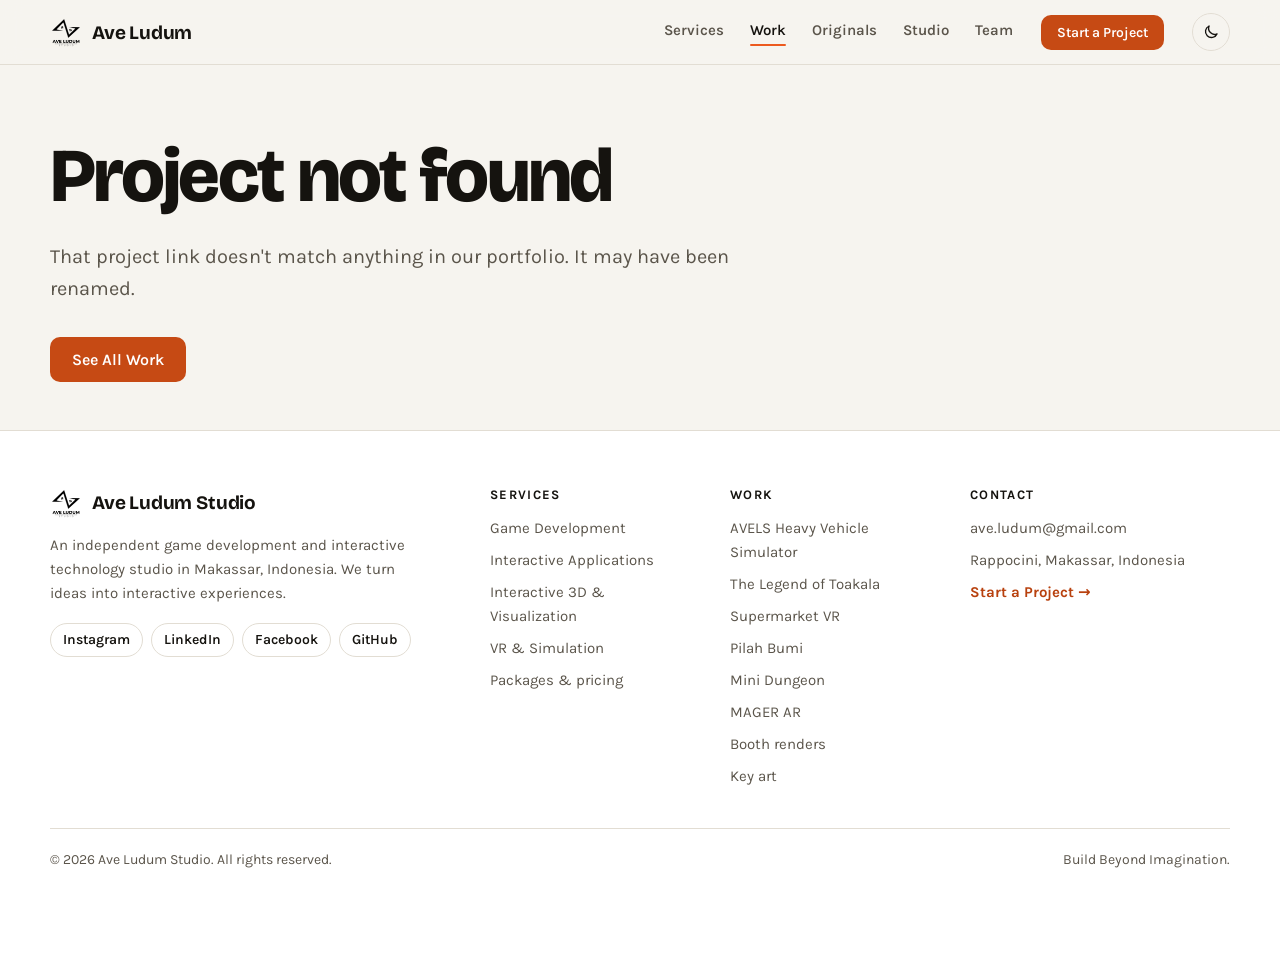
<file: project.html>
<!doctype html>
<html lang="en">
<head>
<meta charset="utf-8">
<meta name="viewport" content="width=device-width,initial-scale=1">
<title>Case Study | Ave Ludum Studio</title>
<meta name="description" id="metaDescription" content="A project by Ave Ludum Studio, a game development and interactive technology studio in Makassar, Indonesia.">
<meta name="author" content="Ave Ludum Studio">
<link rel="canonical" id="canonical" href="https://aveludumstudio.com/project.html">
<meta property="og:type" content="article">
<meta property="og:site_name" content="Ave Ludum Studio">
<meta property="og:url" id="ogUrl" content="https://aveludumstudio.com/project.html">
<meta property="og:title" id="ogTitle" content="Case Study | Ave Ludum Studio">
<meta property="og:description" id="ogDescription" content="A project by Ave Ludum Studio.">
<meta property="og:image" id="ogImage" content="https://aveludumstudio.com/assets/project-key-art.jpg">
<meta name="twitter:card" content="summary_large_image">
<link rel="icon" type="image/png" href="assets/logo-ave-ludum.png">
<meta name="theme-color" content="#f6f4ef" id="themeColor">
<script>
try{var t=localStorage.getItem("ave-ludum-theme");if(t)document.documentElement.dataset.theme=t}catch(e){}
</script>
<link rel="preconnect" href="https://fonts.googleapis.com"><link rel="preconnect" href="https://fonts.gstatic.com" crossorigin>
<link href="https://fonts.googleapis.com/css2?family=Bricolage+Grotesque:opsz,wght@12..96,500;12..96,700;12..96,800&family=Karla:ital,wght@0,400;0,600;1,400&display=swap" rel="stylesheet">
<link rel="stylesheet" href="styles.css?v=20261121-6">
</head>
<body class="page-case">
<a class="skip-link" href="#main">Skip to content</a>

<header class="site-header">
  <div class="shell header-inner">
    <a class="brand" href="index.html"><img src="assets/logo-ave-ludum.png" alt="" width="36" height="36">Ave Ludum</a>
    <nav aria-label="Main" id="mainNav">
      <a href="services.html">Services</a><a href="index.html#work" aria-current="page">Work</a><a href="index.html#originals">Originals</a><a href="index.html#studio">Studio</a><a href="index.html#team">Team</a><a class="nav-cta" href="index.html#contact">Start a Project</a>
    </nav>
    <a class="button button-sm header-cta" href="index.html#contact">Start a Project</a>
    <button class="menu-toggle" id="menuToggle" type="button" aria-expanded="false" aria-controls="mainNav" aria-label="Open menu"><span></span></button>
    <button class="theme-toggle" id="themeToggle" type="button" aria-label="Toggle dark mode">
      <svg class="icon-moon" viewBox="0 0 24 24" aria-hidden="true"><path d="M20 14.5A8 8 0 0 1 9.5 4a8 8 0 1 0 10.5 10.5Z"/></svg>
      <svg class="icon-sun" viewBox="0 0 24 24" aria-hidden="true"><circle cx="12" cy="12" r="4"/><path d="M12 2v2M12 20v2M4.9 4.9l1.4 1.4M17.7 17.7l1.4 1.4M2 12h2M20 12h2M4.9 19.1l1.4-1.4M17.7 6.3l1.4-1.4"/></svg>
    </button>
  </div>
</header>

<main id="main">
  <article class="case" id="case"></article>
</main>

<footer class="footer">
  <div class="shell footer-grid">
    <div class="footer-about">
      <a class="brand" href="index.html"><img src="assets/logo-ave-ludum.png" alt="" width="32" height="32">Ave Ludum Studio</a>
      <p>An independent game development and interactive technology studio in Makassar, Indonesia. We turn ideas into interactive experiences.</p>
      <ul class="footer-socials" id="footerSocials" aria-label="Ave Ludum on social media"></ul>
    </div>
    <nav class="footer-col" aria-label="Services">
      <h2>Services</h2>
      <ul id="footerServices"></ul>
    </nav>
    <nav class="footer-col" aria-label="Work">
      <h2>Work</h2>
      <ul id="footerWork"></ul>
    </nav>
    <div class="footer-col">
      <h2>Contact</h2>
      <ul>
        <li><a href="mailto:ave.ludum@gmail.com">ave.ludum@gmail.com</a></li>
        <li><a href="index.html#visit">Rappocini, Makassar, Indonesia</a></li>
        <li><a class="footer-cta" href="index.html#contact">Start a Project →</a></li>
      </ul>
    </div>
  </div>
  <div class="shell footer-bottom"><span>© <span id="year"></span> Ave Ludum Studio. All rights reserved.</span><span>Build Beyond Imagination.</span></div>
</footer>

<script src="content.js?v=20261121-6"></script>
<script src="site.js?v=20261121-6"></script>
<script src="project.js?v=20261121-6"></script>
</body>
</html>
</file>
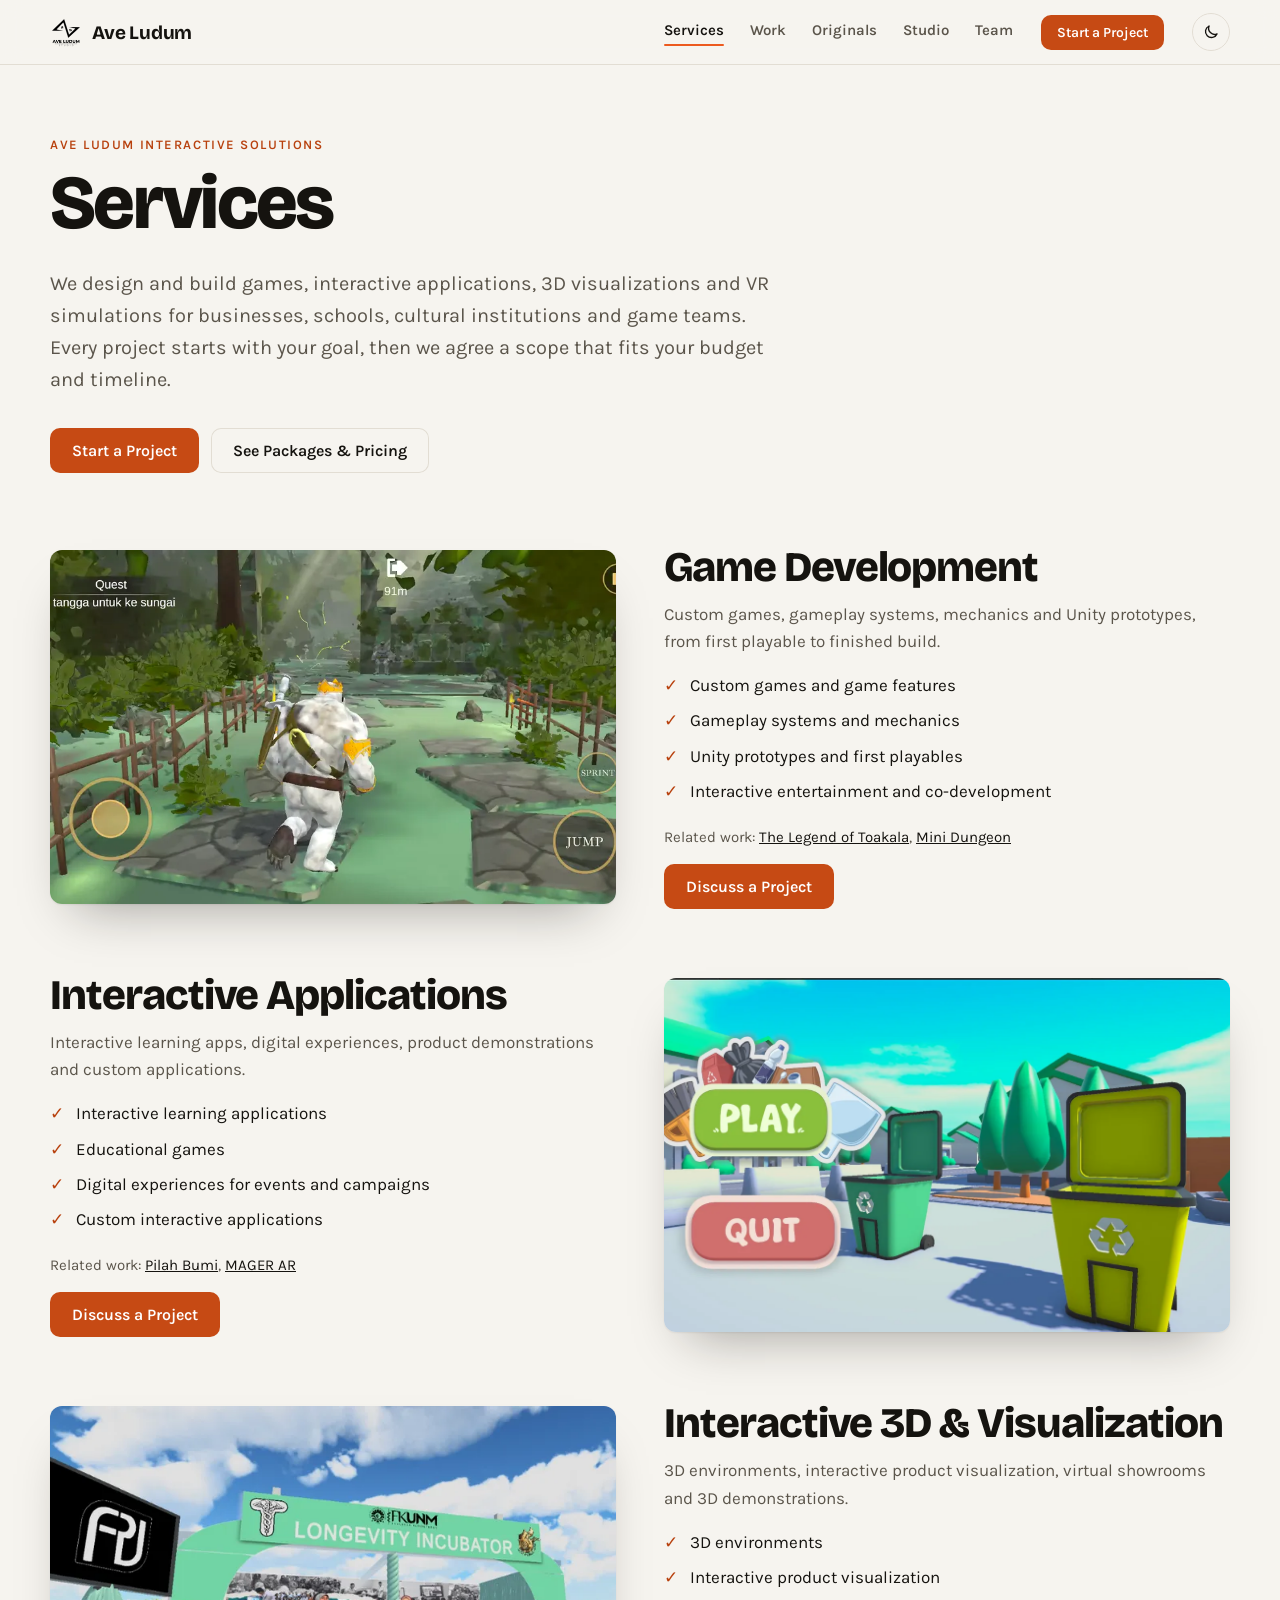
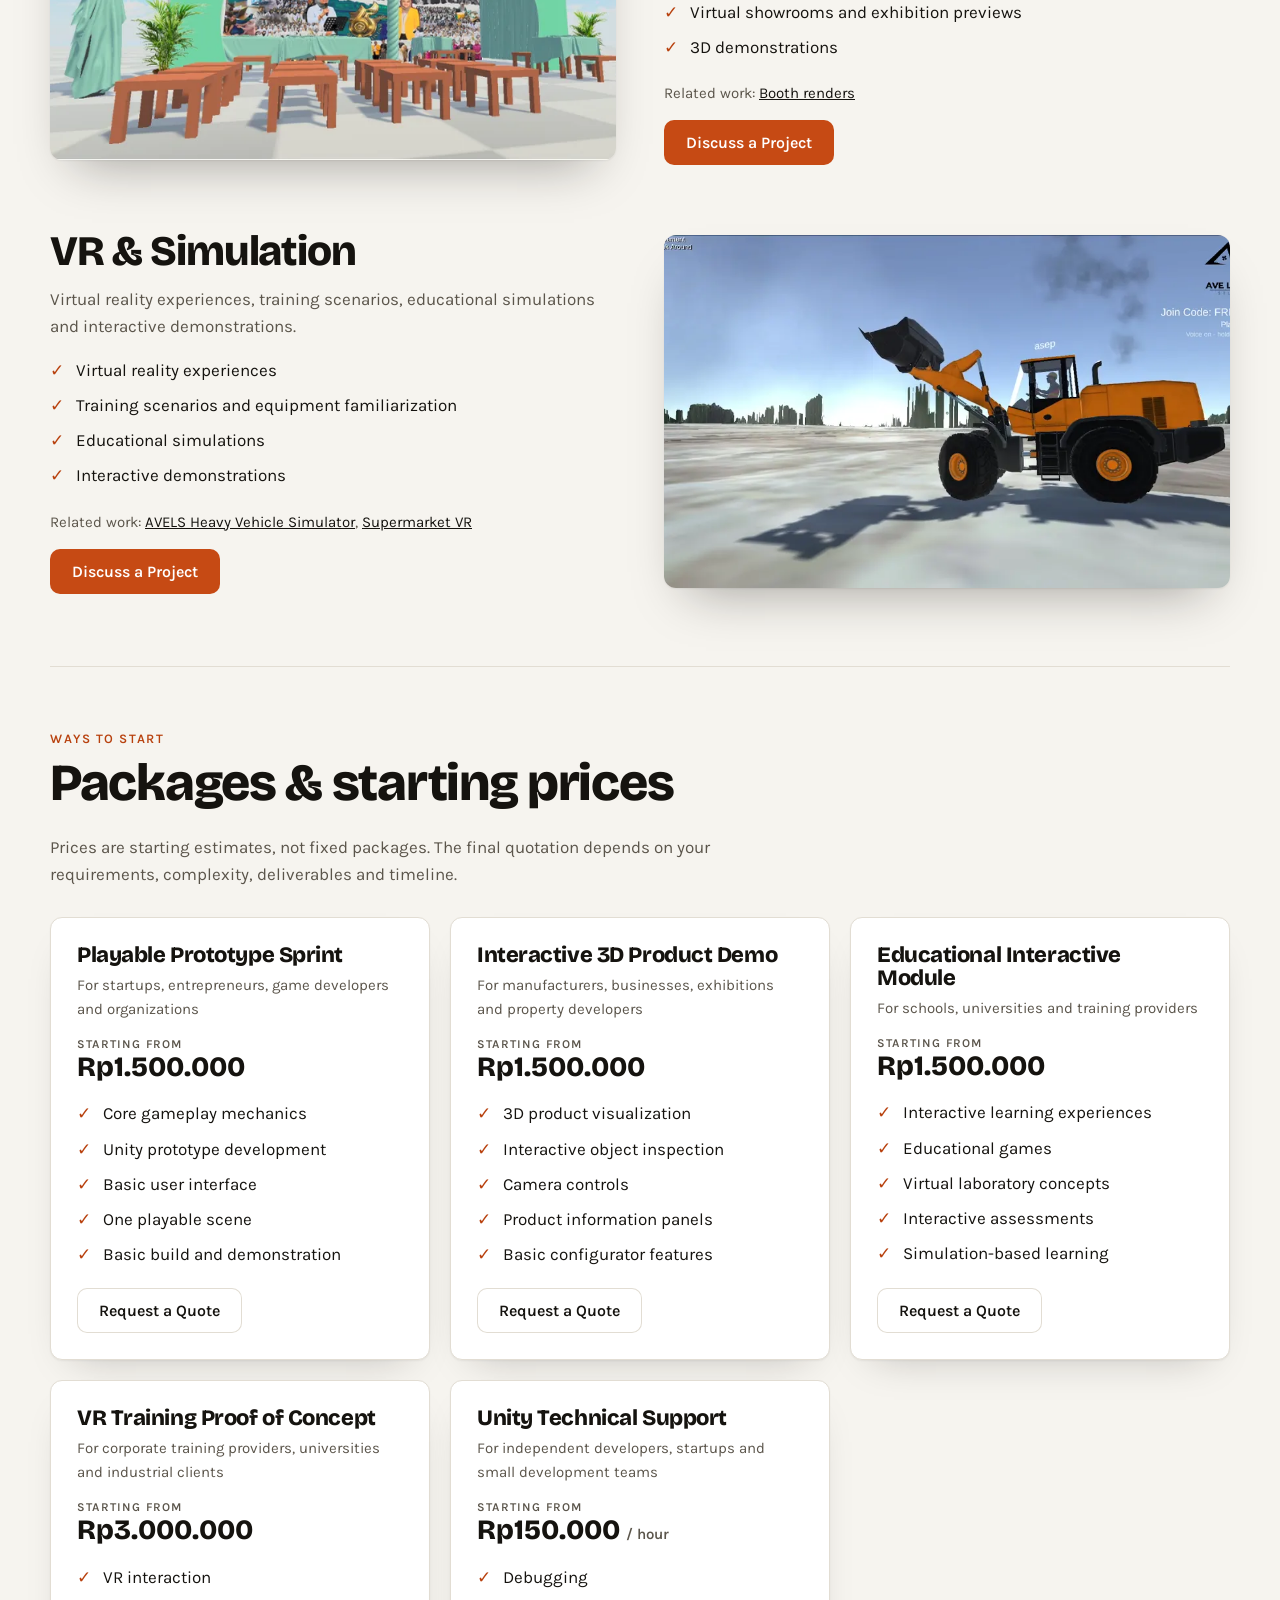
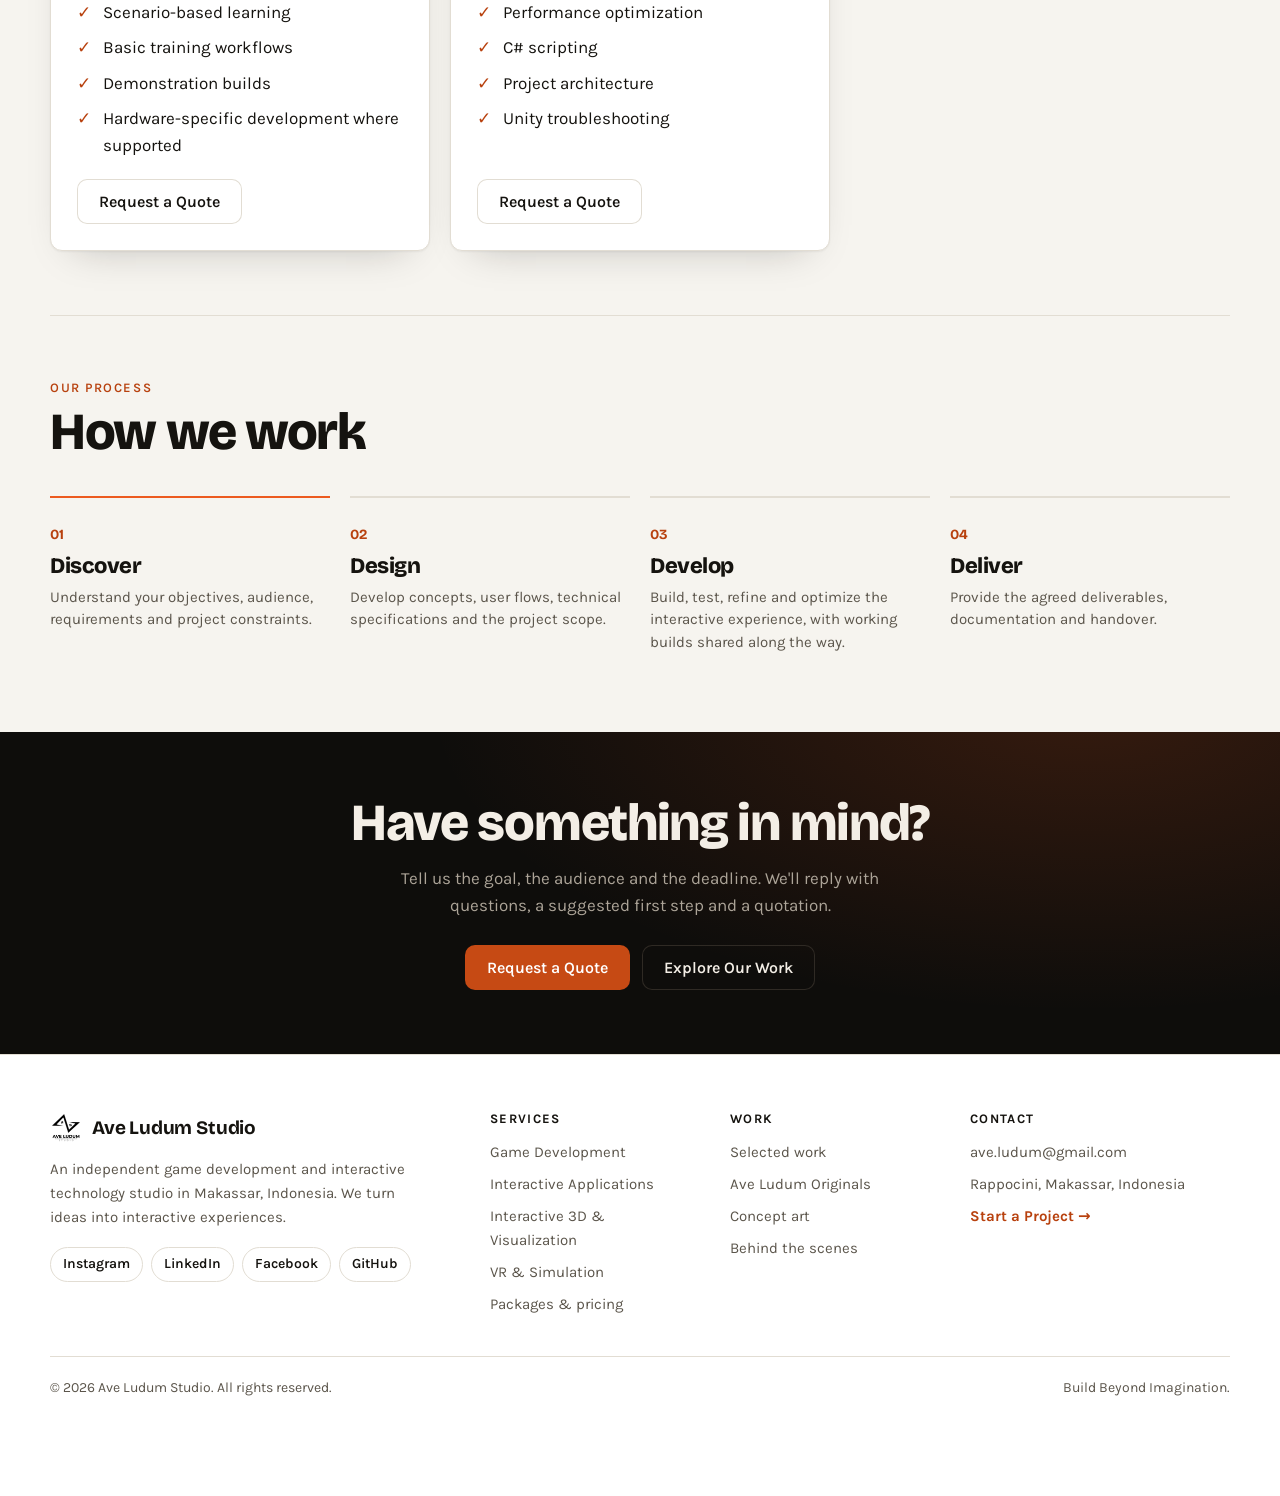
<file: services.html>
<!doctype html>
<html lang="en">
<head>
<meta charset="utf-8">
<meta name="viewport" content="width=device-width,initial-scale=1">
<title>Services &amp; Pricing | Ave Ludum Studio</title>
<meta name="description" content="Game development, Unity prototypes, interactive 3D demos, educational modules and VR training from Ave Ludum Studio in Makassar, with starting prices.">
<meta name="author" content="Ave Ludum Studio">
<link rel="canonical" href="https://aveludumstudio.com/services.html">
<meta property="og:type" content="website">
<meta property="og:site_name" content="Ave Ludum Studio">
<meta property="og:url" content="https://aveludumstudio.com/services.html">
<meta property="og:title" content="Services &amp; Pricing | Ave Ludum Studio">
<meta property="og:description" content="Playable prototypes, interactive 3D demos, educational modules, VR training and Unity support, with starting prices.">
<meta property="og:image" content="https://aveludumstudio.com/assets/avels/avels-loading.webp">
<meta property="og:image:alt" content="A wheel loader loading a dump truck in the AVELS heavy vehicle simulator">
<meta name="twitter:card" content="summary_large_image">
<link rel="icon" type="image/png" href="assets/logo-ave-ludum.png">
<meta name="theme-color" content="#f6f4ef" id="themeColor">
<script>
try{var t=localStorage.getItem("ave-ludum-theme");if(t)document.documentElement.dataset.theme=t}catch(e){}
</script>
<link rel="preconnect" href="https://fonts.googleapis.com"><link rel="preconnect" href="https://fonts.gstatic.com" crossorigin>
<link href="https://fonts.googleapis.com/css2?family=Bricolage+Grotesque:opsz,wght@12..96,500;12..96,700;12..96,800&family=Karla:ital,wght@0,400;0,600;1,400&display=swap" rel="stylesheet">
<link rel="stylesheet" href="styles.css?v=20261121-6">
</head>
<body class="page-services">
<a class="skip-link" href="#main">Skip to content</a>

<header class="site-header">
  <div class="shell header-inner">
    <a class="brand" href="index.html"><img src="assets/logo-ave-ludum.png" alt="" width="36" height="36">Ave Ludum</a>
    <nav aria-label="Main" id="mainNav">
      <a href="services.html" aria-current="page">Services</a><a href="index.html#work">Work</a><a href="index.html#originals">Originals</a><a href="index.html#studio">Studio</a><a href="index.html#team">Team</a><a class="nav-cta" href="index.html#contact">Start a Project</a>
    </nav>
    <a class="button button-sm header-cta" href="index.html#contact">Start a Project</a>
    <button class="menu-toggle" id="menuToggle" type="button" aria-expanded="false" aria-controls="mainNav" aria-label="Open menu"><span></span></button>
    <button class="theme-toggle" id="themeToggle" type="button" aria-label="Toggle dark mode">
      <svg class="icon-moon" viewBox="0 0 24 24" aria-hidden="true"><path d="M20 14.5A8 8 0 0 1 9.5 4a8 8 0 1 0 10.5 10.5Z"/></svg>
      <svg class="icon-sun" viewBox="0 0 24 24" aria-hidden="true"><circle cx="12" cy="12" r="4"/><path d="M12 2v2M12 20v2M4.9 4.9l1.4 1.4M17.7 17.7l1.4 1.4M2 12h2M20 12h2M4.9 19.1l1.4-1.4M17.7 6.3l1.4-1.4"/></svg>
    </button>
  </div>
</header>

<main id="main">
  <section class="shell page-hero">
    <p class="eyebrow">Ave Ludum Interactive Solutions</p>
    <h1>Services</h1>
    <p class="lead">We design and build games, interactive applications, 3D visualizations and VR simulations for businesses, schools, cultural institutions and game teams. Every project starts with your goal, then we agree a scope that fits your budget and timeline.</p>
    <div class="hero-actions">
      <a class="button" href="index.html#contact">Start a Project</a>
      <a class="button button-ghost" href="#offers">See Packages &amp; Pricing</a>
    </div>
  </section>

  <div class="shell service-areas" id="serviceAreas"></div>

  <section class="shell section" id="offers" aria-labelledby="offersTitle">
    <div class="section-head">
      <div>
        <p class="eyebrow">Ways to start</p>
        <h2 id="offersTitle">Packages &amp; starting prices</h2>
      </div>
    </div>
    <p class="offers-note" id="offersNote"></p>
    <div class="package-grid" id="packages"></div>
  </section>

  <section class="shell section" aria-labelledby="processTitle">
    <div class="section-head">
      <div>
        <p class="eyebrow">Our process</p>
        <h2 id="processTitle">How we work</h2>
      </div>
    </div>
    <ol class="process" id="processSteps"></ol>
  </section>

  <section class="section band-dark cta-band">
    <div class="shell">
      <h2>Have something in mind?</h2>
      <p>Tell us the goal, the audience and the deadline. We'll reply with questions, a suggested first step and a quotation.</p>
      <div class="hero-actions">
        <a class="button" href="index.html#contact">Request a Quote</a>
        <a class="button button-ghost" href="index.html#work">Explore Our Work</a>
      </div>
    </div>
  </section>
</main>

<footer class="footer">
  <div class="shell footer-grid">
    <div class="footer-about">
      <a class="brand" href="index.html"><img src="assets/logo-ave-ludum.png" alt="" width="32" height="32">Ave Ludum Studio</a>
      <p>An independent game development and interactive technology studio in Makassar, Indonesia. We turn ideas into interactive experiences.</p>
      <ul class="footer-socials" id="footerSocials" aria-label="Ave Ludum on social media"></ul>
    </div>
    <nav class="footer-col" aria-label="Services">
      <h2>Services</h2>
      <ul id="footerServices"></ul>
    </nav>
    <nav class="footer-col" aria-label="Work">
      <h2>Work</h2>
      <ul>
        <li><a href="index.html#work">Selected work</a></li>
        <li><a href="index.html#originals">Ave Ludum Originals</a></li>
        <li><a href="index.html#concept-art">Concept art</a></li>
        <li><a href="index.html#behind-the-scenes">Behind the scenes</a></li>
      </ul>
    </nav>
    <div class="footer-col">
      <h2>Contact</h2>
      <ul>
        <li><a href="mailto:ave.ludum@gmail.com">ave.ludum@gmail.com</a></li>
        <li><a href="index.html#visit">Rappocini, Makassar, Indonesia</a></li>
        <li><a class="footer-cta" href="index.html#contact">Start a Project →</a></li>
      </ul>
    </div>
  </div>
  <div class="shell footer-bottom"><span>© <span id="year"></span> Ave Ludum Studio. All rights reserved.</span><span>Build Beyond Imagination.</span></div>
</footer>

<script src="content.js?v=20261121-6"></script>
<script src="site.js?v=20261121-6"></script>
<script src="services.js?v=20261121-6"></script>
</body>
</html>
</file>
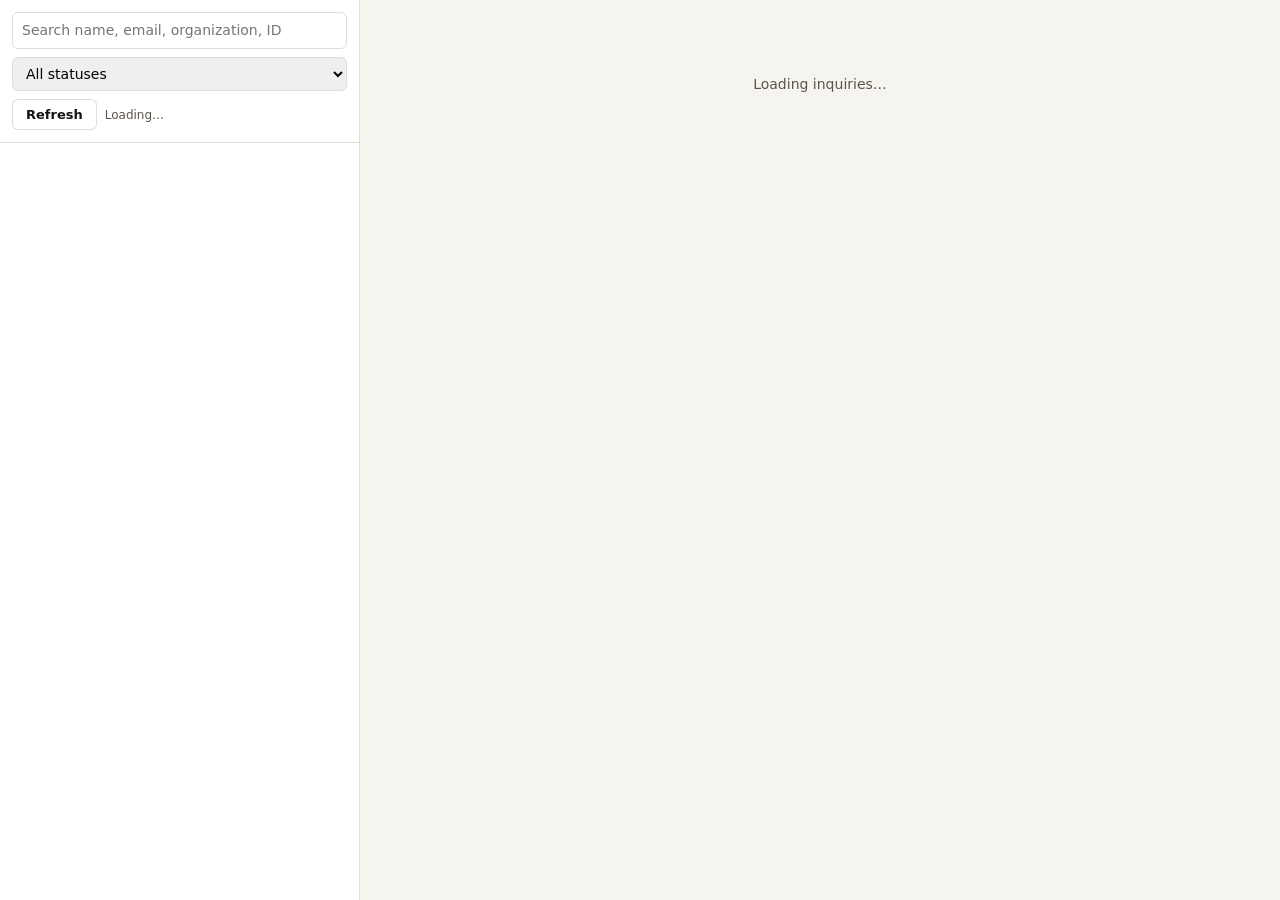
<file: backend/apps-script/Manager.html>
<!doctype html>
<html>
<head>
<base target="_top">
<meta charset="utf-8">
<style>
  :root{--ink:#15130f;--muted:#5b554b;--line:#e2ddd3;--bg:#f6f4ef;--accent:#ec5a1f}
  *{box-sizing:border-box}
  body{margin:0;font:14px/1.5 system-ui,-apple-system,Segoe UI,sans-serif;color:var(--ink);background:var(--bg)}
  .app{display:grid;grid-template-columns:360px 1fr;height:100vh}
  .list{border-right:1px solid var(--line);display:flex;flex-direction:column;min-height:0;background:#fff}
  .tools{display:grid;gap:8px;padding:12px;border-bottom:1px solid var(--line)}
  .tools input,.tools select{width:100%;padding:7px 9px;border:1px solid var(--line);border-radius:6px;font:inherit}
  .count{color:var(--muted);font-size:12px}
  ul{list-style:none;margin:0;padding:0;overflow:auto;flex:1}
  li{padding:10px 12px;border-bottom:1px solid var(--line);cursor:pointer}
  li:hover{background:#faf8f4}
  li.active{background:#fff1ea;box-shadow:inset 3px 0 0 var(--accent)}
  li .top{display:flex;justify-content:space-between;gap:8px;font-weight:600}
  li .sub{color:var(--muted);font-size:12px}
  .pill{display:inline-block;padding:1px 8px;border-radius:999px;font-size:11px;font-weight:600;background:#eee;color:#333}
  .pill.New{background:#ec5a1f;color:#fff}.pill.Contacted{background:#4f9be8;color:#fff}.pill.Quoted{background:#f3c14b}
  .pill.Won{background:#2e9a5b;color:#fff}.pill.Lost{background:#999;color:#fff}.pill.Archived{background:#ddd;color:#555}
  .detail{overflow:auto;padding:20px 24px}
  .empty{color:var(--muted);padding:40px;text-align:center}
  h1{font-size:20px;margin:0 0 2px}
  .meta{color:var(--muted);margin-bottom:14px}
  dl{display:grid;grid-template-columns:140px 1fr;gap:6px 12px;margin:0 0 14px}
  dt{color:var(--muted)}dd{margin:0;word-break:break-word}
  .desc{white-space:pre-wrap;background:#fff;border:1px solid var(--line);border-left:3px solid var(--accent);border-radius:6px;padding:10px 12px;margin-bottom:16px}
  .card{background:#fff;border:1px solid var(--line);border-radius:8px;padding:14px;margin-bottom:14px}
  .card h2{font-size:14px;margin:0 0 10px;text-transform:uppercase;letter-spacing:.06em;color:var(--muted)}
  .row{display:grid;grid-template-columns:1fr 1fr;gap:10px}
  label{display:grid;gap:4px;font-weight:600;font-size:13px;margin-bottom:10px}
  input,select,textarea{width:100%;padding:8px 10px;border:1px solid var(--line);border-radius:6px;font:inherit;font-weight:400}
  textarea{resize:vertical}
  button{padding:8px 14px;border:0;border-radius:6px;background:var(--accent);color:#fff;font:600 13px system-ui,sans-serif;cursor:pointer}
  button.ghost{background:#fff;color:var(--ink);box-shadow:inset 0 0 0 1px var(--line)}
  button:disabled{opacity:.6;cursor:progress}
  .actions{display:flex;flex-wrap:wrap;gap:8px;align-items:center}
  .msg{font-size:13px;color:var(--muted)}
  .msg.err{color:#c2362b}.msg.ok{color:#2e9a5b}
  .links a{color:var(--accent)}
</style>
</head>
<body>
<div class="app">
  <section class="list">
    <div class="tools">
      <input id="search" placeholder="Search name, email, organization, ID">
      <select id="filter"><option value="">All statuses</option></select>
      <div class="actions"><button class="ghost" id="refresh" type="button">Refresh</button><span class="count" id="count"></span></div>
    </div>
    <ul id="list"></ul>
  </section>
  <section class="detail" id="detail"><p class="empty">Loading inquiries…</p></section>
</div>

<script>
const STATUSES=['New','Contacted','Quoted','Won','Lost','Archived'];
let inquiries=[],current=null;
const $=s=>document.querySelector(s);
const esc=s=>String(s==null?'':s).replace(/[&<>"']/g,c=>({'&':'&amp;','<':'&lt;','>':'&gt;','"':'&quot;',"'":'&#39;'}[c]));
const fmt=iso=>iso?new Date(iso).toLocaleString('id-ID',{dateStyle:'medium',timeStyle:'short'}):'';
const rupiah=n=>n===''||n==null?'':'Rp'+Number(n).toLocaleString('id-ID');
$('#filter').innerHTML+=STATUSES.map(s=>`<option>${s}</option>`).join('');

function load(keepId){
  $('#count').textContent='Loading…';
  google.script.run.withSuccessHandler(rows=>{
    inquiries=rows;renderList();
    const again=keepId&&inquiries.find(i=>i.ID===keepId);
    if(again)show(again.ID);else if(!current)$('#detail').innerHTML=`<p class="empty">${inquiries.length?'Pick an inquiry on the left.':'No inquiries yet. New ones from the website appear here.'}</p>`;
  }).withFailureHandler(err=>{$('#count').textContent='';$('#detail').innerHTML=`<p class="empty msg err">${esc(err.message)}</p>`}).getInquiries();
}

function renderList(){
  const q=$('#search').value.toLowerCase(),f=$('#filter').value;
  const rows=inquiries.filter(i=>(!f||i.Status===f)&&(!q||[i.ID,i.Name,i.Email,i.Organization].join(' ').toLowerCase().includes(q)));
  $('#count').textContent=`${rows.length} of ${inquiries.length}`;
  $('#list').innerHTML=rows.map(i=>`<li data-id="${esc(i.ID)}" class="${current===i.ID?'active':''}">
    <div class="top"><span>${esc(i.Name)}</span><span class="pill ${esc(i.Status)}">${esc(i.Status)}</span></div>
    <div class="sub">${esc(i['Project type'])} · ${esc(i.Budget)}</div>
    <div class="sub">${esc(i.ID)} · ${fmt(i.Received)}</div></li>`).join('');
}

function templates(i){
  return {
    followup:{subject:`Your project inquiry (${i.ID})`,body:
`Hi ${i.Name},

Thank you for contacting Ave Ludum Studio about your ${i['Project type'].toLowerCase()} project.

Before we prepare a quotation, could you tell us a little more about:
-
-

Best regards,
Ave Ludum Studio`},
    quote:{subject:`Quotation for your project (${i.ID})`,body:
`Hi ${i.Name},

Thank you for your inquiry. Based on what you shared, here is our proposed scope.

Scope:
-

Deliverables:
-

Timeline:
Estimated cost: [amount]

The final price depends on the agreed scope. Let us know if you'd like to adjust anything, and we're happy to discuss it on a call.

Best regards,
Ave Ludum Studio`}
  };
}

function show(id){
  current=id;renderList();
  const i=inquiries.find(x=>x.ID===id);if(!i)return;
  const wa=String(i.WhatsApp||'').replace(/[^\d]/g,'').replace(/^0/,'62');
  $('#detail').innerHTML=`
    <h1>${esc(i.Name)}${i.Organization?` · ${esc(i.Organization)}`:''}</h1>
    <p class="meta">${esc(i.ID)} · received ${fmt(i.Received)}${i['Last reply at']?` · last reply ${fmt(i['Last reply at'])}`:''}</p>
    <dl>
      <dt>Email</dt><dd class="links"><a href="mailto:${esc(i.Email)}">${esc(i.Email)}</a></dd>
      ${i.WhatsApp?`<dt>WhatsApp</dt><dd class="links"><a href="https://wa.me/${wa}" target="_blank">${esc(i.WhatsApp)}</a></dd>`:''}
      <dt>Project type</dt><dd>${esc(i['Project type'])}</dd>
      <dt>Budget</dt><dd>${esc(i.Budget)}</dd>
      ${i.Timeline?`<dt>Timeline</dt><dd>${esc(i.Timeline)}</dd>`:''}
      ${i['Reference links']?`<dt>References</dt><dd>${esc(i['Reference links'])}</dd>`:''}
      ${i.Page?`<dt>Sent from</dt><dd>${esc(i.Page)}</dd>`:''}
      ${i['Quote (IDR)']!==''?`<dt>Quoted</dt><dd>${rupiah(i['Quote (IDR)'])}</dd>`:''}
    </dl>
    <div class="desc">${esc(i.Description)}</div>

    <div class="card">
      <h2>Tracking</h2>
      <div class="row">
        <label>Status<select id="status">${STATUSES.map(s=>`<option${s===i.Status?' selected':''}>${s}</option>`).join('')}</select></label>
        <label>Quote amount (IDR)<input id="quote" type="number" min="0" step="50000" value="${esc(i['Quote (IDR)'])}"></label>
      </div>
      <label>Internal notes<textarea id="notes" rows="4">${esc(i['Internal notes'])}</textarea></label>
      <div class="actions"><button id="save" type="button">Save</button><span class="msg" id="saveMsg"></span></div>
    </div>

    <div class="card">
      <h2>Reply to client</h2>
      <div class="actions" style="margin-bottom:10px">
        <button class="ghost" type="button" data-template="followup">Use follow-up template</button>
        <button class="ghost" type="button" data-template="quote">Use quotation template</button>
      </div>
      <label>Subject<input id="subject"></label>
      <label>Message<textarea id="body" rows="12"></textarea></label>
      <label><span><input type="checkbox" id="isQuote" style="width:auto"> This is a quotation: save the amount above and mark as Quoted</span></label>
      <div class="actions"><button id="send" type="button">Send to ${esc(i.Email)}</button><span class="msg" id="sendMsg"></span></div>
    </div>`;

  $('#save').onclick=()=>{
    const btn=$('#save');btn.disabled=true;$('#saveMsg').className='msg';$('#saveMsg').textContent='Saving…';
    google.script.run.withSuccessHandler(()=>{btn.disabled=false;$('#saveMsg').className='msg ok';$('#saveMsg').textContent='Saved.';load(i.ID)})
      .withFailureHandler(err=>{btn.disabled=false;$('#saveMsg').className='msg err';$('#saveMsg').textContent=err.message})
      .updateInquiry(i.ID,{status:$('#status').value,notes:$('#notes').value,quote:$('#quote').value});
  };
  document.querySelectorAll('[data-template]').forEach(b=>b.onclick=()=>{
    const t=templates(i)[b.dataset.template];$('#subject').value=t.subject;$('#body').value=t.body;
    $('#isQuote').checked=b.dataset.template==='quote';
  });
  $('#send').onclick=()=>{
    const isQuote=$('#isQuote').checked,quote=$('#quote').value;
    if(isQuote&&!quote){$('#sendMsg').className='msg err';$('#sendMsg').textContent='Enter the quote amount in Tracking first.';return}
    if(!confirm(`Send this email to ${i.Email}?`))return;
    const btn=$('#send');btn.disabled=true;$('#sendMsg').className='msg';$('#sendMsg').textContent='Sending…';
    google.script.run.withSuccessHandler(()=>{btn.disabled=false;$('#sendMsg').className='msg ok';$('#sendMsg').textContent='Sent.';load(i.ID)})
      .withFailureHandler(err=>{btn.disabled=false;$('#sendMsg').className='msg err';$('#sendMsg').textContent=err.message})
      .sendReply(i.ID,$('#subject').value,$('#body').value,isQuote?quote:'');
  };
}

$('#list').addEventListener('click',e=>{const li=e.target.closest('li');if(li)show(li.dataset.id)});
$('#search').addEventListener('input',renderList);
$('#filter').addEventListener('change',renderList);
$('#refresh').addEventListener('click',()=>load(current));
load();
</script>
</body>
</html>
</file>
<file: styles.css>
:root{
  /* neutral base with the brand orange as the one strong accent */
  --bg:#f6f4ef;
  --surface:#ffffff;
  --ink:#15130f;
  --muted:#5b554b;
  --line:#e2ddd3;
  --accent:#ec5a1f;
  --accent-text:#b8410e;
  --accent-ink:#ffffff;
  /* filled buttons and pills: a deeper orange so white text passes WCAG AA (4.5:1) */
  --accent-fill:#c64a14;
  --on-accent:#ffffff;
  /* quiet tints for tags and badges */
  --pop:#f3c14b;
  --mint:#3fb59a;
  --berry:#e2678f;
  --sky:#4f9be8;
  --shadow:0 1px 2px rgba(21,19,15,.05),0 18px 40px -24px rgba(21,19,15,.28);
  --shadow-lift:0 1px 2px rgba(21,19,15,.06),0 26px 50px -24px rgba(21,19,15,.38);
  --display:"Bricolage Grotesque",system-ui,sans-serif;
  --body:Karla,system-ui,sans-serif;
  --max:1180px;
  --radius:12px;
  --header:64px;
  color-scheme:light;
}
@media (prefers-color-scheme:dark){
  :root:not([data-theme="light"]){--bg:#100f0d;--surface:#1a1815;--ink:#f3eee6;--muted:#a8a095;--line:#2e2a24;--accent:#ff7638;--accent-text:#ff955f;--accent-ink:#100f0d;--accent-fill:#ff7638;--on-accent:#100f0d;--shadow:0 1px 2px rgba(0,0,0,.3),0 18px 40px -24px rgba(0,0,0,.7);--shadow-lift:0 1px 2px rgba(0,0,0,.3),0 26px 50px -22px rgba(0,0,0,.8);color-scheme:dark}
}
:root[data-theme="dark"]{--bg:#100f0d;--surface:#1a1815;--ink:#f3eee6;--muted:#a8a095;--line:#2e2a24;--accent:#ff7638;--accent-text:#ff955f;--accent-ink:#100f0d;--accent-fill:#ff7638;--on-accent:#100f0d;--shadow:0 1px 2px rgba(0,0,0,.3),0 18px 40px -24px rgba(0,0,0,.7);--shadow-lift:0 1px 2px rgba(0,0,0,.3),0 26px 50px -22px rgba(0,0,0,.8);color-scheme:dark}

*{box-sizing:border-box}
html{scroll-behavior:smooth;scroll-padding-top:var(--header);scroll-snap-type:y proximity}
body{margin:0;background:var(--bg);color:var(--ink);font:17px/1.6 var(--body);-webkit-font-smoothing:antialiased}
img{max-width:100%;display:block}
a{color:inherit}
h1,h2,h3{font-family:var(--display);font-weight:800;line-height:1.05;letter-spacing:-.02em;margin:0}
h2{font-size:clamp(32px,4.5vw,52px)}
p{margin:0 0 1em}
.shell{width:min(100% - 32px,var(--max));margin-inline:auto}
:focus-visible{outline:2px solid var(--accent);outline-offset:3px}

.skip-link{position:absolute;left:16px;top:-100px;z-index:100;background:var(--ink);color:var(--bg);padding:10px 14px;border-radius:var(--radius)}
.skip-link:focus{top:12px}

/* Header */
.site-header{position:sticky;top:0;z-index:20;background:color-mix(in srgb,var(--bg) 88%,transparent);backdrop-filter:blur(10px);border-bottom:1px solid var(--line)}
.header-inner{display:flex;align-items:center;gap:32px;height:64px}
.brand{display:flex;align-items:center;gap:10px;font:700 19px var(--display);text-decoration:none;letter-spacing:-.01em}
.brand img{width:32px;height:32px}
nav[aria-label="Main"]{display:flex;gap:26px;margin-left:auto}
nav[aria-label="Main"] a{text-decoration:none;color:var(--muted);font-weight:600;font-size:15px}
nav[aria-label="Main"] a:hover{color:var(--ink)}
.theme-toggle{display:grid;place-items:center;width:38px;height:38px;border:1px solid var(--line);border-radius:50%;background:transparent;color:var(--ink);cursor:pointer}
.theme-toggle:hover{border-color:var(--ink)}
.theme-toggle svg{width:18px;height:18px;fill:none;stroke:currentColor;stroke-width:1.8;stroke-linecap:round;stroke-linejoin:round}
.icon-sun{display:none}
:root[data-theme="dark"] .icon-sun{display:block}
:root[data-theme="dark"] .icon-moon{display:none}
@media (prefers-color-scheme:dark){
  :root:not([data-theme="light"]) .icon-sun{display:block}
  :root:not([data-theme="light"]) .icon-moon{display:none}
}
/* the logo is black on transparent */
:root[data-theme="dark"] .brand img{filter:invert(1)}
@media (prefers-color-scheme:dark){:root:not([data-theme="light"]) .brand img{filter:invert(1)}}

/* Buttons and links */
.button{display:inline-block;background:var(--accent-fill);color:var(--on-accent);border:0;border-radius:var(--radius);padding:13px 22px;font:600 16px var(--body);text-decoration:none;cursor:pointer;transition:transform .15s,filter .15s}
.button:hover{filter:brightness(1.08)}
.button:active{transform:translateY(1px)}
.link{font-weight:600;text-decoration:underline;text-decoration-color:var(--accent-text);text-decoration-thickness:2px;text-underline-offset:4px}
.link:hover{color:var(--accent-text)}

/* Hero */
.hero{position:relative;display:grid;grid-template-columns:5fr 6fr;gap:56px;align-items:center;align-content:center;padding:56px 0 96px}
.hero-place{color:var(--accent-text);font-weight:600;font-size:13px;letter-spacing:.08em;text-transform:uppercase;margin-bottom:18px}
.hero h1{font-size:clamp(38px,5.2vw,64px);max-width:14ch}
.lead{font-size:clamp(17px,1.6vw,20px);color:var(--muted);max-width:46ch;margin:24px 0 32px}
.hero-actions{display:flex;flex-wrap:wrap;align-items:center;gap:14px 28px}
.hero-micro{color:var(--muted);font-size:15px;max-width:46ch;margin:18px 0 0}
.hero-art{margin:0}
.hero-art img{width:100%;height:auto;border-radius:var(--radius);box-shadow:0 30px 60px -30px rgba(60,20,0,.45)}

/* Sections */
.section{padding:48px 0;border-top:1px solid var(--line)}
.section-head{display:flex;flex-wrap:wrap;justify-content:space-between;align-items:end;gap:20px;margin-bottom:36px}

/* Work */
.filters{display:flex;flex-wrap:wrap;gap:6px}
.filters button{border:1px solid var(--line);background:transparent;color:var(--muted);border-radius:999px;padding:6px 14px;font:600 14px var(--body);cursor:pointer}
.filters button:hover{color:var(--ink);border-color:var(--ink)}
.filters button[aria-pressed="true"]{background:var(--ink);border-color:var(--ink);color:var(--bg)}
/* Work is a sideways carousel: three cards in view, arrows or swipe for more */
.work-grid{display:grid;grid-auto-flow:column;grid-auto-columns:calc((100% - 56px)/3);gap:28px;overflow-x:auto;scroll-snap-type:x mandatory;overscroll-behavior-x:contain;scrollbar-width:none;padding:4px 2px 8px}
.work-grid::-webkit-scrollbar{display:none}
.work-grid:focus-visible{outline-offset:6px}
.work-card{scroll-snap-align:start;min-width:0}
.carousel-bar{display:flex;align-items:center;gap:24px;margin-top:20px}
.carousel-bar[hidden]{display:none}
.carousel-track{position:relative;flex:1;height:2px;background:var(--line);border-radius:2px;overflow:hidden}
.carousel-track span{position:absolute;top:0;bottom:0;left:0;background:var(--ink);border-radius:2px;transition:left .25s ease,width .25s ease}
.carousel-arrows{display:flex;gap:8px}
.carousel-arrows button,.level-nav button{width:44px;height:44px;border:1px solid var(--line);border-radius:50%;background:transparent;color:var(--ink);font-size:18px;cursor:pointer;transition:border-color .15s,background .15s,opacity .15s}
.carousel-arrows button:hover:not(:disabled),.level-nav button:hover{border-color:var(--ink)}
.carousel-arrows button:disabled{opacity:.3;cursor:default}
.work-open{display:block;width:100%;padding:0;border:0;background:none;color:inherit;font:inherit;text-align:left;cursor:pointer}
.work-image{display:block;aspect-ratio:16/10;overflow:hidden;border-radius:var(--radius);background:var(--line)}
.work-image img{width:100%;height:100%;object-fit:cover;transition:transform .5s ease}
.work-open:hover .work-image img{transform:scale(1.03)}
.work-text{display:block;padding-top:16px}
.work-type{display:block;color:var(--accent-text);font-weight:600;font-size:14px}
.work-title{display:block;font:800 26px/1.15 var(--display);letter-spacing:-.015em;margin:2px 0 6px}
.work-open:hover .work-title{text-decoration:underline;text-decoration-thickness:2px;text-underline-offset:4px}
.work-desc{display:block;color:var(--muted);max-width:56ch}

/* Level design */
.level-intro{display:grid;grid-template-columns:4fr 7fr;gap:56px;align-items:end;margin-bottom:36px}
.level-intro p{color:var(--muted);font-size:19px;max-width:56ch;margin:0}
.level-layout{display:grid;grid-template-columns:minmax(0,7fr) minmax(0,4fr);gap:28px;align-items:start}
.level-map{position:relative;margin:0;border-radius:var(--radius);overflow:hidden;background:var(--line)}
.level-map img{width:100%;height:auto}
.level-pins{position:absolute;inset:0}
.level-pin{position:absolute;transform:translate(-50%,-50%);width:30px;height:30px;border-radius:50%;border:2px solid #fff;background:var(--ink);color:var(--bg);font:700 14px var(--display);cursor:pointer;box-shadow:0 2px 10px rgba(0,0,0,.45);transition:transform .15s,background .15s}
.level-pin:hover{transform:translate(-50%,-50%) scale(1.12)}
.level-pin[aria-pressed="true"]{background:var(--accent-fill);color:var(--on-accent);transform:translate(-50%,-50%) scale(1.2);z-index:1}
.level-pin[aria-pressed="true"]::after{content:"";position:absolute;inset:-8px;border-radius:50%;border:2px solid var(--accent);animation:pulse 1.6s ease-out infinite}
@keyframes pulse{from{opacity:.9;transform:scale(.8)}to{opacity:0;transform:scale(1.6)}}
.level-panel{background:var(--surface);border:1px solid var(--line);border-radius:var(--radius);overflow:hidden}
.level-view{aspect-ratio:16/10;background:var(--line)}
.level-view img{width:100%;height:100%;object-fit:cover}
.level-zoom{display:block;width:100%;height:100%;background-repeat:no-repeat}
.level-count{color:var(--accent-text);font-weight:600;font-size:14px;margin:18px 22px 2px}
.level-panel h3{font-size:26px;margin:0 22px 8px}
.level-panel #levelNote{color:var(--muted);margin:0 22px;min-height:5em}
.level-nav{display:flex;gap:8px;padding:16px 22px 22px}

/* Concept art: paintings stacked on the left, notebook pages on the right */
/* height tied to the screen so the whole chapter fits on one screen */
.concept-grid{display:grid;grid-template-columns:1.6fr 2fr;gap:20px;height:clamp(440px,calc(100svh - 300px),640px)}
.concept-paintings{display:grid;grid-template-rows:1fr 1fr;gap:20px;min-height:0}
.concept-paintings .concept-item{min-height:0}
.concept-paintings img{aspect-ratio:auto}
.concept-sketches{min-height:0}
.concept-sketches{display:grid;grid-template-columns:1fr 1fr;grid-template-rows:1fr auto;gap:0 20px}
/* share rows so both pages end at the same line whatever the caption length */
.concept-sketches .concept-item{display:grid;grid-row:span 2;grid-template-rows:subgrid}
.concept-item{margin:0;display:flex;flex-direction:column}
.concept-item button{display:block;flex:1;min-height:0;padding:0;border:0;border-radius:var(--radius);overflow:hidden;background:var(--line);cursor:zoom-in}
.concept-item img{width:100%;height:100%;object-fit:cover;transition:transform .5s ease}
/* tall pages fill whatever height the paintings column sets */
.concept-sketches button{position:relative;min-height:240px}
.concept-sketches img{position:absolute;inset:0;object-position:top}
.concept-item button:hover img{transform:scale(1.03)}
.concept-item figcaption{color:var(--muted);font-size:15px;margin-top:10px}
.concept-item figcaption strong{display:block;color:var(--ink);font:700 18px var(--display)}
/* sketches are drawn on light paper; keep them readable in dark mode */
.concept-sketches button{background:#e6e6e6}

.art-dialog{width:min(1200px,calc(100% - 32px));max-height:calc(100vh - 32px);padding:0;border:0;border-radius:10px;background:var(--surface);color:var(--ink);overflow:auto}
.art-dialog::backdrop{background:rgba(20,16,10,.85)}
.art-dialog>img{width:100%;max-height:calc(100vh - 180px);object-fit:contain;background:#111}
.art-dialog.is-tall{width:min(640px,calc(100% - 32px))}
.art-dialog.is-tall>img{max-height:none}
.art-caption{display:flex;justify-content:space-between;align-items:center;gap:20px;padding:18px 24px}
.art-caption h2{font-size:22px;margin-bottom:4px}
.art-caption p{color:var(--muted);margin:0;max-width:70ch}
.art-caption .level-nav{padding:0;flex:none}

/* Studio */
.studio{background:var(--surface)}
.studio-intro{display:grid;grid-template-columns:4fr 7fr;gap:56px;margin-bottom:32px}
.studio-copy{font-size:19px;max-width:60ch}
/* photo grid is capped to a share of the screen so the chapter fits */
.photos{display:grid;grid-template-columns:2fr 1fr 1fr;grid-template-rows:1fr 1fr;gap:16px;height:clamp(240px,calc(100svh - 560px),440px)}
.photos figure{margin:0;display:grid;grid-template-rows:minmax(0,1fr) auto;min-height:0}
.photos figure:first-child{grid-row:span 2}
.photos figure:nth-child(2){grid-column:span 2}
.photos img{width:100%;height:100%;min-height:0;object-fit:cover;border-radius:var(--radius)}
.photos figcaption{color:var(--muted);font-size:14px;margin-top:6px}
.quotes{display:grid;grid-template-columns:1fr 1fr;gap:28px;margin-top:32px}
.quotes blockquote{margin:0;padding-left:20px;border-left:3px solid var(--accent)}
.quotes p{font:700 clamp(20px,2.2vw,26px)/1.3 var(--display);margin-bottom:8px}
.quotes footer{color:var(--muted);font-size:15px}

/* Team */
.team h2{margin-bottom:28px}
.team-group{display:grid;grid-template-columns:minmax(0,3fr) minmax(0,9fr);gap:32px;padding:22px 0;border-top:1px solid var(--line)}
.team-head h3{font-size:20px;margin-bottom:6px}
.team-head p{color:var(--muted);font-size:15px;margin:0}
.team-grid{list-style:none;margin:0;padding:0;display:grid;grid-template-columns:repeat(3,minmax(0,1fr));gap:14px}
.person{display:flex;flex-wrap:wrap;align-content:flex-start;gap:14px;align-items:flex-start;padding:14px;background:var(--surface);border:1px solid var(--line);border-radius:var(--radius)}
.person.is-new{border-color:color-mix(in srgb,var(--accent) 55%,var(--line))}
.person-photo{flex:none;width:56px;height:56px;border-radius:50%;object-fit:cover;border:2px solid var(--accent)}
.person-initial{display:grid;place-items:center;background:color-mix(in srgb,var(--accent) 16%,var(--surface));color:var(--accent-text);font:800 22px var(--display)}
.person-text{flex:1;min-width:0}
.person-socials{flex-basis:100%;list-style:none;margin:0;padding:0;display:flex;flex-wrap:wrap;gap:5px}
.person-socials a{display:block;padding:2px 8px;border:1px solid var(--line);border-radius:999px;color:var(--muted);font-size:12px;font-weight:600;text-decoration:none}
.person-socials a:hover,.person-socials a:focus-visible{color:var(--accent-text);border-color:var(--accent-text)}
.person-porto{flex-basis:100%;display:flex;align-items:center;gap:10px;padding:5px;border:1px solid var(--line);border-radius:calc(var(--radius) - 4px);color:var(--ink);text-decoration:none;background:var(--bg)}
.person-porto img{flex:none;width:76px;aspect-ratio:16/10;border-radius:4px;object-fit:cover;object-position:top;transition:transform .3s}
.person-porto span{display:flex;flex-direction:column;font-weight:600;font-size:13px;line-height:1.3}
.person-porto small{color:var(--muted);font-size:12px;font-weight:500}
.person-porto:hover{border-color:var(--accent-text)}
.person-porto:hover img{transform:scale(1.06)}
.person-porto:hover span,.person-porto:focus-visible span{color:var(--accent-text)}
.person-text p{margin:0}
.person-name{font:800 18px/1.2 var(--display)}
.person-badge{display:inline-block;vertical-align:middle;margin-left:4px;padding:1px 7px;border-radius:999px;background:var(--accent-fill);color:var(--on-accent);font:700 11px var(--body);letter-spacing:.04em;text-transform:uppercase}
.person-full{color:var(--muted);font-size:13px;line-height:1.35;margin-top:2px!important}
.person-role{color:var(--accent-text);font-weight:600;font-size:13px;text-transform:uppercase;letter-spacing:.04em;margin-top:6px!important}
.person-job{font-size:14px;line-height:1.4;margin-top:2px!important}


/* Contact */
.contact{display:grid;grid-template-columns:5fr 6fr;gap:72px;align-items:start}
.contact h2{margin-bottom:16px}
.contact>div>p{color:var(--muted);max-width:40ch;font-size:19px}
.contact-links{list-style:none;margin:32px 0 0;padding:0}
.contact-links li{display:flex;justify-content:space-between;gap:16px;padding:12px 0;border-top:1px solid var(--line)}
.contact-links li:last-child{border-bottom:1px solid var(--line)}
.contact-links span{color:var(--muted)}
.contact-links a{font-weight:600;text-decoration:none}
.contact-links a:hover{color:var(--accent-text);text-decoration:underline}
.contact-form{display:grid;gap:14px;background:var(--surface);border:1px solid var(--line);border-radius:var(--radius);padding:28px}
.contact-form label{display:grid;gap:6px;font-weight:600;font-size:15px}
.contact-form input,.contact-form select,.contact-form textarea{width:100%;border:1px solid var(--line);border-radius:4px;background:var(--bg);color:var(--ink);padding:11px 12px;font:16px var(--body)}
.contact-form textarea{resize:vertical}
.contact-form input:focus,.contact-form select:focus,.contact-form textarea:focus{outline:none;border-color:var(--accent-text);box-shadow:0 0 0 3px color-mix(in srgb,var(--accent) 25%,transparent)}
.contact-direct{margin-top:14px}
.contact-direct a{font-weight:600}
.contact-form .form-row{display:grid;grid-template-columns:1fr 1fr;gap:14px 16px}
.contact-form .optional{color:var(--muted);font-weight:400}
.contact-form .consent{display:flex;align-items:flex-start;gap:10px;font-weight:400;font-size:15px}
.contact-form .consent input{width:18px;height:18px;margin:2px 0 0;flex:none;accent-color:var(--accent-text)}
.contact-form .button{justify-self:start}
.form-note{color:var(--muted);font-size:14px;margin:0}

/* Studio location, full width under the contact form */
.visit{display:grid;grid-template-columns:repeat(3,minmax(0,1fr));gap:28px;align-items:center}
.visit h2{margin-bottom:16px}
.visit-text p{color:var(--muted)}
.visit address{font-style:normal;font-weight:600;margin-bottom:18px}
.visit-photo,.visit-map{display:block;width:100%;height:auto;aspect-ratio:4/3;object-fit:cover;border:1px solid var(--line);border-radius:var(--radius);background:var(--line)}
:root[data-theme="dark"] .visit-map{filter:invert(.9) hue-rotate(180deg)}
@media (prefers-color-scheme:dark){:root:not([data-theme="light"]) .visit-map{filter:invert(.9) hue-rotate(180deg)}}

/* Chapters: every section fills the screen below the header and snaps into place */
.chapter{min-height:calc(100vh - var(--header));min-height:calc(100svh - var(--header));scroll-snap-align:start}
.chapter.section:not(.services):not(.contact){display:flex;flex-direction:column;justify-content:center}
.chapter.services,.chapter.contact{align-content:center}
.studio.chapter>.shell{width:min(100% - 32px,var(--max))}

.hero-next{position:absolute;left:50%;bottom:24px;transform:translateX(-50%);display:flex;flex-direction:column;align-items:center;gap:4px;border:0;background:none;color:var(--muted);font:600 14px var(--body);cursor:pointer}
.hero-next svg{width:22px;height:22px;fill:none;stroke:currentColor;stroke-width:2;stroke-linecap:round;stroke-linejoin:round;animation:nudge 1.8s ease-in-out infinite}
.hero-next:hover{color:var(--ink)}
@keyframes nudge{0%,100%{transform:translateY(0)}50%{transform:translateY(5px)}}

.scroll-progress{position:absolute;left:0;right:0;bottom:-1px;height:2px}
.scroll-progress span{display:block;height:100%;background:var(--accent);transform:scaleX(0);transform-origin:left}
nav[aria-label="Main"] a[aria-current]{color:var(--ink)}
nav[aria-label="Main"] a[aria-current]::after{content:"";display:block;height:2px;margin-top:2px;background:var(--accent);border-radius:2px}

/* Floating section switcher */
.chapter-nav{position:fixed;z-index:30;inset:auto 20px 20px auto;pointer-events:none}
.chapter-controls{pointer-events:auto;display:flex;align-items:center;gap:4px;padding:5px;background:color-mix(in srgb,var(--surface) 92%,transparent);backdrop-filter:blur(10px);border:1px solid var(--line);border-radius:999px;box-shadow:0 10px 30px -12px rgba(30,20,5,.35)}
.chapter-controls button{display:grid;place-items:center;width:40px;height:40px;border:0;border-radius:50%;background:transparent;color:var(--ink);cursor:pointer;transition:background .15s,opacity .15s}
.chapter-controls button:hover:not(:disabled){background:var(--line)}
.chapter-controls button:disabled{opacity:.3;cursor:default}
.chapter-controls svg{width:20px;height:20px;fill:none;stroke:currentColor;stroke-width:2.2;stroke-linecap:round;stroke-linejoin:round}
.chapter-label{min-width:150px;padding:0 6px;text-align:center;font-weight:600;font-size:15px;white-space:nowrap}
.chapter-label b{color:var(--accent-text);font:700 13px var(--display);margin-right:4px}
/* dot rail on wide screens, names show on hover/focus */
.chapter-rail{pointer-events:auto;position:fixed;right:22px;top:50%;transform:translateY(-50%);list-style:none;margin:0;padding:0;display:grid;gap:14px}
.chapter-rail a{display:flex;align-items:center;justify-content:flex-end;gap:10px;text-decoration:none;color:var(--muted)}
.rail-dot{order:2;width:9px;height:9px;border-radius:50%;border:1.5px solid currentColor;transition:transform .2s,background .2s}
.rail-name{font-size:13px;font-weight:600;opacity:0;transform:translateX(6px);transition:opacity .2s,transform .2s;white-space:nowrap;background:var(--surface);padding:2px 8px;border-radius:4px}
.chapter-rail a:hover .rail-name,.chapter-rail a:focus-visible .rail-name{opacity:1;transform:none}
.chapter-rail a[aria-current]{color:var(--accent-text)}
.chapter-rail a[aria-current] .rail-dot{background:currentColor;transform:scale(1.35)}
@media (max-width:1320px){.chapter-rail{display:none}}

/* Content eases in when its chapter arrives */
.reveal{opacity:0;transform:translateY(26px);transition:opacity .7s ease,transform .7s cubic-bezier(.2,.7,.2,1);transition-delay:calc(var(--i,0) * 90ms)}
.is-in .reveal{opacity:1;transform:none}


/* Dialog close button (concept art lightbox) */
.dialog-close{position:absolute;top:12px;right:12px;width:40px;height:40px;border:0;border-radius:50%;background:rgba(0,0,0,.6);color:#fff;font-size:24px;line-height:1;cursor:pointer}
.dialog-close:hover{background:rgba(0,0,0,.85)}

/* Drag and swipe: strips scroll under the mouse, slides step on a sideways swipe */
.work-grid,.cs-thumbs,.reel{cursor:grab}
.work-grid.is-dragging,.cs-thumbs.is-dragging,.reel.is-dragging{scroll-snap-type:none;cursor:grabbing;user-select:none}

/* Behind the scenes: a strip of portrait clips, sized so the chapter fits one screen */
.reel{list-style:none;margin:0;padding:4px 8px 10px 2px;display:grid;grid-auto-flow:column;grid-auto-columns:clamp(130px,calc((100svh - 470px) * .5625),220px);gap:20px;overflow-x:auto;scroll-snap-type:x mandatory;overscroll-behavior-x:contain;scrollbar-width:none}
.reel::-webkit-scrollbar{display:none}
.reel-card{position:relative;scroll-snap-align:start;min-width:0}
#behind-the-scenes .level-intro{margin-bottom:24px}
@media (max-width:640px){.reel{grid-auto-columns:44%;gap:14px}}
.is-dragging *{cursor:grabbing!important;pointer-events:none}
.swipeable{cursor:grab;touch-action:pan-y;user-select:none;-webkit-user-drag:none}
.swipeable:active{cursor:grabbing}

/* ===== Studio finish: restrained, premium presentation layered on the base above ===== */
h2{letter-spacing:-.025em}
.eyebrow{margin:0 0 12px;color:var(--accent-text);font:600 13px var(--body);letter-spacing:.12em;text-transform:uppercase}
.section-head .eyebrow{margin-bottom:10px}

/* buttons */
.button{border-radius:10px;font:600 16px var(--body);transition:background .2s,box-shadow .2s,transform .15s}
.button:hover{filter:none;background:color-mix(in srgb,var(--accent-fill) 86%,#000)}
.button-ghost{background:transparent;color:var(--ink);box-shadow:inset 0 0 0 1px var(--line)}
.button-ghost:hover{background:transparent;box-shadow:inset 0 0 0 1px var(--ink)}
.button-sm{padding:9px 16px;font-size:14px}
.button[disabled]{cursor:progress;opacity:.75}
.is-loading .button-label::after{content:"";display:inline-block;width:12px;height:12px;margin-left:10px;border:2px solid currentColor;border-right-color:transparent;border-radius:50%;vertical-align:-1px;animation:spin .7s linear infinite}
@keyframes spin{to{transform:rotate(360deg)}}

/* header */
.header-inner{gap:28px}
.header-cta{flex:none}

/* hero */
.hero h1{font-size:clamp(44px,6.2vw,84px);line-height:.98;letter-spacing:-.035em;max-width:11ch}
.hero-sub{margin:18px 0 0;font:700 clamp(20px,2.1vw,26px)/1.25 var(--display);letter-spacing:-.01em}
.hero .lead{margin:16px 0 30px}
.hero-actions{gap:12px}
.hero-art img{border-radius:var(--radius);box-shadow:var(--shadow-lift)}
.hero-art figcaption{margin-top:12px;color:var(--muted);font-size:14px}

/* what we do */
.offer-grid{display:grid;grid-template-columns:repeat(4,minmax(0,1fr));gap:20px}
.offer-card{display:flex;flex-direction:column;overflow:hidden;background:var(--surface);border:1px solid var(--line);border-radius:var(--radius);box-shadow:var(--shadow);transition:transform .25s,box-shadow .25s}
.offer-card:hover{transform:translateY(-3px);box-shadow:var(--shadow-lift)}
.offer-card img{width:100%;aspect-ratio:16/10;object-fit:cover;background:var(--line)}
.offer-body{display:flex;flex-direction:column;flex:1;padding:18px 20px 20px}
.offer-body h3{font-size:20px;margin-bottom:8px}
.offer-body p{color:var(--muted);font-size:15px;line-height:1.5}
.offer-links{display:flex;flex-wrap:wrap;gap:6px 18px;margin:auto 0 0!important}
.offer-links a{color:var(--accent-text);font-weight:600;font-size:14px;text-decoration:none}
.offer-links a:hover{text-decoration:underline;text-underline-offset:3px}

/* work cards */
.work-image{position:relative}
.work-badges{position:absolute;left:10px;top:10px;display:flex;flex-wrap:wrap;gap:6px}
.badge{display:inline-block;padding:3px 10px;border-radius:999px;background:rgba(16,15,13,.78);color:#fff;font:600 12px var(--body);letter-spacing:.02em;backdrop-filter:blur(6px)}
.badge-status{background:var(--accent-fill);color:var(--on-accent)}
.work-type{font-size:13px;letter-spacing:.06em;text-transform:uppercase}
.work-title{font-size:24px}
.work-stack{display:block;margin-top:10px;color:var(--muted);font-size:13px}
.work-more{display:block;margin-top:8px;color:var(--accent-text);font-weight:600;font-size:14px}
.work-open:hover .work-image img{transform:scale(1.04)}
.filters button{border-radius:8px}

/* who we work with */
.segment-grid{display:grid;grid-template-columns:repeat(4,minmax(0,1fr));gap:20px}
.segment{padding:22px 22px 18px;background:var(--surface);border:1px solid var(--line);border-top:3px solid var(--accent);border-radius:var(--radius);box-shadow:var(--shadow)}
.segment h3{font-size:19px;margin-bottom:10px}
.segment p{color:var(--muted);font-size:15px;line-height:1.5}
.segment-work{margin:0!important;font-size:14px!important}
.segment-work button{padding:0;border:0;background:none;color:var(--accent-text);font:600 14px var(--body);cursor:pointer;text-decoration:underline;text-underline-offset:3px}
.quotes{margin-top:28px}
.quotes blockquote{padding:4px 0 4px 20px;border-left:3px solid var(--accent)}
.quotes p{font-size:clamp(18px,1.9vw,22px)}

/* process */
.process{display:grid;grid-template-columns:repeat(4,minmax(0,1fr));gap:20px;margin:0;padding:0;list-style:none}
.process li{padding:22px 0 0;border-top:2px solid var(--line)}
.process li:first-child{border-top-color:var(--accent)}
.step-number{color:var(--accent-text);font:700 14px var(--display)}
.process h3{font-size:22px;margin:8px 0}
.process p{color:var(--muted);font-size:15px;line-height:1.5}
.process-cta{display:flex;justify-content:space-between;align-items:center;gap:20px;margin-top:36px;padding:22px 26px;background:var(--surface);border:1px solid var(--line);border-radius:var(--radius);box-shadow:var(--shadow)}
.process-cta p{margin:0;max-width:56ch;font-size:17px}

/* dark, cinematic band for the studio's own game */
.band-dark{--bg:#0e0d0b;--surface:#1a1815;--ink:#f3eee6;--muted:#aca498;--line:#2f2a24;--accent-text:#ff955f;
  color:var(--ink);background:radial-gradient(1100px 520px at 85% -10%,rgba(236,90,31,.18),transparent 60%),#0e0d0b;border-top:0}
.originals-layout{display:grid;grid-template-columns:minmax(0,6fr) minmax(0,5fr);gap:56px;align-items:center}
.originals h2{font-size:clamp(36px,5vw,64px);line-height:1}
.originals-status{display:inline-block;margin:16px 0 0;padding:3px 12px;border-radius:999px;background:var(--accent-fill);color:var(--on-accent);font-weight:600;font-size:13px}
.originals-text{margin:16px 0 22px;color:var(--muted);font-size:18px;max-width:52ch}
.originals-facts{display:grid;grid-template-columns:1fr 1fr;gap:14px 28px;margin:0 0 26px;padding:18px 0;border-block:1px solid var(--line)}
.originals-facts dt{color:var(--muted);font-size:12px;letter-spacing:.08em;text-transform:uppercase}
.originals-facts dd{margin:2px 0 0;font-weight:600}
.originals-actions{display:flex;flex-wrap:wrap;gap:12px}
.originals-images{display:grid;grid-template-columns:1fr 1fr;gap:12px;margin-bottom:22px}
.originals-images img{width:100%;aspect-ratio:16/10;object-fit:cover;border-radius:10px}
.originals-images img:first-child{grid-column:1/-1;aspect-ratio:16/8}
.originals-side h3{font-size:14px;letter-spacing:.08em;text-transform:uppercase;color:var(--muted);margin-bottom:10px}
.originals-updates{list-style:none;margin:0;padding:0;display:grid;gap:8px}
.originals-updates li{font-size:15px}
.originals-updates time{display:inline-block;min-width:92px;color:var(--accent-text);font-weight:600}
.originals-more{margin:16px 0 0;color:var(--muted);font-size:15px}
.originals-more a{color:var(--ink)}

/* level / concept / bts intros hold an eyebrow + heading */
.level-intro .eyebrow{margin-bottom:10px;color:var(--accent-text);font-size:13px}

/* behind the scenes */
.reel-card video{display:block;width:100%;aspect-ratio:9/16;object-fit:cover;border-radius:var(--radius);box-shadow:var(--shadow);background:#111;cursor:pointer;transition:transform .3s,box-shadow .3s}
.reel-card:hover video{transform:translateY(-3px);box-shadow:var(--shadow-lift)}
.reel-tag{position:absolute;top:10px;left:10px;padding:2px 10px;border-radius:999px;background:rgba(16,15,13,.75);color:#fff;font:600 12px var(--body);letter-spacing:.02em;backdrop-filter:blur(6px);pointer-events:none}
.reel-card[data-tag="Pitch"] .reel-tag{background:var(--accent-fill);color:var(--on-accent)}
.reel-card p{margin:10px 0 0;color:var(--muted);font-size:14px;line-height:1.35}

/* about */
.studio-copy p{font-size:17px;color:var(--muted)}
.studio-copy p:first-child{font-size:19px;color:var(--ink)}
.divisions{list-style:none;margin:0 0 28px;padding:0;display:grid;grid-template-columns:repeat(3,minmax(0,1fr));gap:20px}
.divisions li{display:flex;flex-direction:column;padding:20px 22px;background:var(--bg);border:1px solid var(--line);border-radius:var(--radius)}
.division-label{margin:0;color:var(--muted);font-size:12px;letter-spacing:.1em;text-transform:uppercase}
.divisions h3{font-size:21px;margin:2px 0 8px}
.divisions p{color:var(--muted);font-size:15px;line-height:1.5}
.divisions a{margin-top:auto;color:var(--accent-text);font-weight:600;font-size:14px;text-decoration:none}
.divisions a:hover{text-decoration:underline}
.photos{grid-template-columns:repeat(4,minmax(0,1fr));grid-template-rows:auto;height:auto}
.photos figure:first-child,.photos figure:nth-child(2){grid-row:auto;grid-column:auto}
.photos img{height:auto;aspect-ratio:4/3}
.photos figcaption{font-size:13px;line-height:1.4;display:-webkit-box;-webkit-line-clamp:2;-webkit-box-orient:vertical;overflow:hidden}

/* team */
.team .eyebrow{margin-bottom:10px}
.person{box-shadow:var(--shadow)}

/* digital products */
.planned-list{list-style:none;margin:0;padding:0;display:grid;grid-template-columns:repeat(3,minmax(0,1fr));gap:14px}
.planned-list li{display:flex;justify-content:space-between;align-items:center;gap:12px;padding:18px 20px;border:1px dashed var(--line);border-radius:var(--radius);font-weight:600}
.planned-list span{flex:none;padding:2px 10px;border-radius:999px;background:var(--line);color:var(--muted);font-size:12px;font-weight:600}
.planned-note{margin:22px 0 0;color:var(--muted)}
.product-grid{display:grid;grid-template-columns:repeat(3,minmax(0,1fr));gap:20px}
.product-card{display:flex;flex-direction:column;gap:8px;padding:20px;background:var(--surface);border:1px solid var(--line);border-radius:var(--radius);box-shadow:var(--shadow)}
.product-price{font:800 22px var(--display);margin:0}

/* start a project */
.contact-quick{display:flex;flex-wrap:wrap;gap:10px;margin:22px 0 4px}
.contact-quick [hidden]{display:none}
.contact-form{box-shadow:var(--shadow)}
.contact-form input,.contact-form select,.contact-form textarea{border-radius:8px}
.contact-form [aria-invalid]{border-color:#c2362b}
.field-error{color:#c2362b;font-size:13px;font-weight:600}
.form-status{margin:0;padding:12px 14px;border-radius:8px;font-weight:600;font-size:15px}
.form-status[hidden]{display:none}
.form-status.is-success{background:color-mix(in srgb,#2e9a5b 14%,var(--surface));color:color-mix(in srgb,#2e9a5b 70%,var(--ink))}
.form-status.is-error{background:color-mix(in srgb,#c2362b 12%,var(--surface));color:color-mix(in srgb,#c2362b 75%,var(--ink))}
.form-status.is-info{background:color-mix(in srgb,var(--accent) 12%,var(--surface))}
:root[data-theme="dark"] .field-error{color:#ff8a7a}
:root[data-theme="dark"] .contact-form [aria-invalid]{border-color:#ff8a7a}
@media (prefers-color-scheme:dark){
  :root:not([data-theme="light"]) .field-error{color:#ff8a7a}
  :root:not([data-theme="light"]) .contact-form [aria-invalid]{border-color:#ff8a7a}
}


/* footer */
.footer{background:var(--surface);border-top:1px solid var(--line);padding:56px 0 96px;color:var(--muted);font-size:15px}
.footer a{text-decoration:none}
.footer a:hover{color:var(--ink);text-decoration:underline}
.footer-grid{display:grid;grid-template-columns:2fr 1fr 1fr 1.3fr;gap:40px}
.footer h2{margin:0 0 14px;color:var(--ink);font:700 13px var(--body);letter-spacing:.1em;text-transform:uppercase}
.footer ul{list-style:none;margin:0;padding:0;display:grid;gap:8px}
.footer-about .brand{color:var(--ink)}
.footer-about p{max-width:40ch;margin:14px 0 18px}
.footer .footer-socials{display:flex;flex-wrap:wrap;gap:8px}
.footer-socials a{display:block;padding:5px 12px;border:1px solid var(--line);border-radius:999px;color:var(--ink);font-weight:600;font-size:14px}
.footer-socials a:hover{border-color:var(--accent-text);text-decoration:none}
.footer-cta{color:var(--accent-text)!important;font-weight:700}
.footer-bottom{display:flex;justify-content:space-between;gap:16px;margin-top:40px;padding-top:20px;border-top:1px solid var(--line);font-size:14px}

/* services page */
.page-hero{padding:72px 0 48px}
.page-hero h1{font-size:clamp(44px,6vw,76px);letter-spacing:-.035em}
.page-hero .lead{max-width:62ch}
.service-areas{display:grid;gap:64px;padding:24px 0 72px}
.service-area{display:grid;grid-template-columns:minmax(0,1fr) minmax(0,1fr);gap:48px;align-items:center;scroll-margin-top:calc(var(--header) + 24px)}
.service-area.is-flipped img{order:2}
.service-area img{width:100%;aspect-ratio:16/10;object-fit:cover;border-radius:var(--radius);box-shadow:var(--shadow-lift)}
.service-area h2{font-size:clamp(28px,3.4vw,42px);margin-bottom:12px}
.service-area p{color:var(--muted)}
.check-list{list-style:none;margin:16px 0 20px;padding:0;display:grid;gap:8px}
.check-list li{position:relative;padding-left:26px}
.check-list li::before{content:"✓";position:absolute;left:0;color:var(--accent-text);font-weight:700}
.service-work{font-size:15px}
.service-work a{color:var(--ink)}
.offers-note{margin:-12px 0 28px;color:var(--muted);max-width:72ch}
.package-grid{display:grid;grid-template-columns:repeat(3,minmax(0,1fr));gap:20px}
.package{display:flex;flex-direction:column;padding:26px;background:var(--surface);border:1px solid var(--line);border-radius:var(--radius);box-shadow:var(--shadow);scroll-margin-top:calc(var(--header) + 24px)}
.package h3{font-size:22px}
.package-for{margin:6px 0 16px;color:var(--muted);font-size:15px}
.package-price{margin:0;font:800 28px/1.2 var(--display)}
.package-price span{display:block;color:var(--muted);font:600 12px var(--body);letter-spacing:.1em;text-transform:uppercase}
.package-price small{color:var(--muted);font:600 15px var(--body)}
.package .button{margin-top:auto;align-self:flex-start}
.page-services .section{padding:64px 0}
.cta-band{text-align:center}
.cta-band p{color:var(--muted);max-width:56ch;margin:14px auto 26px}
.cta-band .hero-actions{justify-content:center}

@media (max-width:1100px){
  .offer-grid,.segment-grid{grid-template-columns:repeat(2,minmax(0,1fr))}
  .process{grid-template-columns:repeat(2,minmax(0,1fr))}
  .footer-grid{grid-template-columns:1fr 1fr}
  .package-grid{grid-template-columns:repeat(2,minmax(0,1fr))}
}
@media (max-width:900px){
  .originals-layout,.service-area{grid-template-columns:1fr;gap:28px}
  .service-area.is-flipped img{order:0}
  .divisions{grid-template-columns:1fr}
  .planned-list,.product-grid{grid-template-columns:1fr 1fr}
  .photos{grid-template-columns:repeat(2,minmax(0,1fr))}
}
@media (max-width:640px){
  .offer-grid,.segment-grid,.process,.package-grid,.planned-list,.product-grid,.footer-grid{grid-template-columns:1fr}
  .header-inner{gap:12px}
  .header-cta{margin-left:auto;padding:8px 12px;font-size:13px}
  .process-cta{flex-direction:column;align-items:flex-start}
  .footer-bottom{flex-direction:column}
  .page-hero{padding:40px 0 24px}
  .hero h1{font-size:clamp(40px,12vw,52px)}
}

/* ===== Conversion details: hero proof, service fit, inline CTAs, next steps ===== */
/* links styled as text but built as buttons because they open a case study */
.hero-proof button,.hero-art figcaption button,.offer-example button{padding:0;border:0;background:none;color:var(--accent-text);font:inherit;font-weight:600;cursor:pointer;text-decoration:underline;text-underline-offset:3px}
.hero{padding:32px 0 80px}
.hero h1{font-size:clamp(44px,5.6vw,76px)}
.hero .lead{margin:14px 0 22px}
.hero-micro{margin-top:14px}
.hero-chips{list-style:none;margin:-4px 0 22px;padding:0;display:flex;flex-wrap:wrap;gap:8px}
.hero-chips a{display:block;padding:5px 12px;border:1px solid var(--line);border-radius:999px;background:var(--surface);color:var(--ink);font-weight:600;font-size:14px;text-decoration:none}
.hero-chips a:hover{border-color:var(--accent-text);color:var(--accent-text)}
.hero-proof{margin:10px 0 0;color:var(--muted);font-size:14px;max-width:52ch}
.hero-art video{display:block;width:100%;height:auto;aspect-ratio:16/9;object-fit:cover;border-radius:var(--radius);box-shadow:var(--shadow-lift);background:#111}
.offer-fit{margin:0 0 6px!important;font-size:14px!important}
.offer-fit strong{color:var(--ink);margin-right:2px}
.offer-example{margin:0 0 16px!important;font-size:14px!important}
.offer-links{align-items:center}
.offer-links .button{color:var(--on-accent)}
.offer-links .button:hover{text-decoration:none}
.inline-cta{display:flex;flex-wrap:wrap;align-items:center;gap:12px 20px;margin-top:26px;padding:18px 22px;background:var(--surface);border:1px solid var(--line);border-radius:var(--radius);box-shadow:var(--shadow)}
.inline-cta p{flex:1 1 320px;margin:0}
.next-title{margin:26px 0 10px;color:var(--muted);font:700 13px var(--body);letter-spacing:.1em;text-transform:uppercase}
.next-steps{margin:0;padding:0;list-style:none;counter-reset:next;display:grid;gap:10px}
.next-steps li{counter-increment:next;position:relative;padding-left:36px;color:var(--muted);font-size:15px;line-height:1.5}
.next-steps li::before{content:counter(next);position:absolute;left:0;top:0;width:24px;height:24px;border-radius:50%;background:var(--accent-fill);color:var(--on-accent);display:grid;place-items:center;font:700 13px var(--display)}
.next-steps strong{color:var(--ink)}
@media (max-width:900px){
  /* on smaller screens the pitch and the buttons come first, the demo clip after */
  .hero .hero-art{order:0}
}
@media (max-width:640px){
  .hero-chips{margin:-4px 0 20px}
  .hero-chips a{font-size:13px;padding:4px 10px}
  .hero .hero-actions .button{flex:1 1 auto;text-align:center}
  .hero-art figcaption{font-size:13px}
  .inline-cta .button{width:100%;text-align:center}
}

/* ===== Case study pages ===== */
.case-head{padding:40px 0 24px}
.case-back{display:inline-block;margin-bottom:22px;color:var(--muted);font-weight:600;font-size:15px;text-decoration:none}
.case-back:hover{color:var(--accent-text)}
.case-head h1{font-size:clamp(40px,6vw,76px);letter-spacing:-.035em;line-height:1}
.case-badges{display:flex;flex-wrap:wrap;gap:6px;margin:18px 0 0}
.case-media{margin-bottom:56px}
.case-viewer{position:relative;overflow:hidden;width:min(100%,calc((100svh - 250px) * 16 / 9));margin-inline:auto;border-radius:var(--radius);background:#111;box-shadow:var(--shadow-lift);aspect-ratio:16/9}
.case-viewer img,.case-viewer video{display:block;width:100%;height:100%;object-fit:contain;background:#111}
.case-viewer video{cursor:pointer}
.case-viewer [hidden]{display:none}
.case-arrow{position:absolute;top:50%;transform:translateY(-50%);width:48px;height:48px;border:0;border-radius:50%;background:rgba(16,15,13,.6);color:#fff;font-size:20px;cursor:pointer;backdrop-filter:blur(6px);transition:background .2s}
.case-arrow:hover{background:rgba(16,15,13,.85)}
.case-prev{left:14px}
.case-next{right:14px}
.case-caption-row{display:flex;justify-content:space-between;gap:16px;margin-top:12px}
.case-caption{margin:0;color:var(--ink);font-size:15px}
.case-count{margin:0;color:var(--muted);font-size:14px;white-space:nowrap}
.cs-thumbs{display:flex;gap:10px;margin-top:14px;padding-bottom:4px;overflow-x:auto;scrollbar-width:none}
.cs-thumbs::-webkit-scrollbar{display:none}
.cs-thumbs button{position:relative;flex:0 0 132px;aspect-ratio:16/9;padding:0;border:2px solid transparent;border-radius:8px;overflow:hidden;background:var(--line);cursor:pointer;opacity:.65;transition:opacity .2s,border-color .2s}
.cs-thumbs button:hover{opacity:1}
.cs-thumbs button[aria-pressed="true"]{border-color:var(--accent);opacity:1}
.cs-thumbs img{width:100%;height:100%;object-fit:cover}
.cs-thumbs .is-video::after{content:"▶";position:absolute;inset:0;display:grid;place-items:center;color:#fff;font-size:16px;text-shadow:0 1px 4px rgba(0,0,0,.8);background:rgba(0,0,0,.2)}
.case-body{display:grid;grid-template-columns:minmax(0,7fr) minmax(0,4fr);gap:56px;align-items:start;padding-bottom:56px}
.case-section{display:grid;grid-template-columns:44px minmax(0,1fr);gap:8px;padding:26px 0;border-top:1px solid var(--line)}
.case-section:first-child{border-top:0;padding-top:0}
.case-num{margin:4px 0 0;color:var(--accent-text);font:700 14px var(--display)}
.case-section h2{font-size:clamp(22px,2.4vw,28px);margin-bottom:10px}
.case-section p{color:var(--muted);font-size:17px;max-width:62ch;margin:0}
.case-section .check-list{margin:6px 0 0}
.tech-list{list-style:none;margin:6px 0 0;padding:0;display:flex;flex-wrap:wrap;gap:8px}
.tech-list li{padding:5px 12px;border:1px solid var(--line);border-radius:999px;background:var(--surface);font-weight:600;font-size:14px}
.case-quote{margin:4px 0 0;padding-left:18px;border-left:3px solid var(--accent)}
.case-section .case-quote p{color:var(--ink);font:700 clamp(19px,2vw,23px)/1.35 var(--display)}
.case-quote footer{margin-top:6px;color:var(--muted);font-size:15px}
.case-facts{position:sticky;top:calc(var(--header) + 24px);padding:24px;background:var(--surface);border:1px solid var(--line);border-radius:var(--radius);box-shadow:var(--shadow)}
.case-facts dl{margin:0;display:grid;gap:14px}
.case-facts dt{color:var(--muted);font-size:12px;letter-spacing:.08em;text-transform:uppercase}
.case-facts dd{margin:2px 0 0;font-weight:600}
.case-cta{display:grid;gap:12px;justify-items:start;margin-top:22px;padding-top:20px;border-top:1px solid var(--line)}
.case-cta p{margin:0;font-weight:600}
.case-nav{display:grid;grid-template-columns:1fr 1fr;gap:20px;padding:28px 0 72px;border-top:1px solid var(--line)}
.case-nav a{display:grid;gap:4px;padding:20px 22px;border:1px solid var(--line);border-radius:var(--radius);background:var(--surface);color:var(--ink);font:800 22px/1.2 var(--display);text-decoration:none;transition:border-color .2s,box-shadow .2s}
.case-nav a:last-child{text-align:right}
.case-nav a:hover{border-color:var(--accent-text);box-shadow:var(--shadow)}
.case-nav span{color:var(--muted);font:600 13px var(--body);letter-spacing:.06em;text-transform:uppercase}
/* the "Video" marker on work cards that have clips */
.work-video{position:absolute;right:10px;bottom:10px;padding:3px 10px;border-radius:999px;background:rgba(16,15,13,.78);color:#fff;font:600 12px var(--body);backdrop-filter:blur(6px)}
.work-open{text-decoration:none}
@media (max-width:900px){
  .case-body{grid-template-columns:1fr;gap:32px}
  .case-facts{position:static}
}
@media (max-width:640px){
  .case-head{padding:24px 0 18px}
  .case-media{width:100%;margin:0 0 40px}
  .case-viewer{border-radius:0}
  .case-caption-row,.cs-thumbs{padding-inline:16px}
  .case-arrow{width:40px;height:40px;font-size:17px}
  .case-section{grid-template-columns:1fr;gap:2px}
  .case-nav{grid-template-columns:1fr}
  .case-nav a:last-child{text-align:left}
}

/* Responsive */
@media (max-width:900px){
  .team-group{grid-template-columns:1fr;gap:14px}
  .team-grid{grid-template-columns:repeat(2,minmax(0,1fr))}
  .hero,.studio-intro,.level-intro,.level-layout,.services,.contact{grid-template-columns:1fr;gap:36px}
  .level-layout{gap:20px}
  .visit{grid-template-columns:1fr 1fr;gap:20px}
  .visit-text{grid-column:1/-1}
  .concept-grid{grid-template-columns:1fr;gap:24px;height:auto}
  .concept-paintings{grid-template-rows:auto}
  .concept-paintings button{flex:none}
  .concept-paintings img{aspect-ratio:16/9}
  .concept-sketches button{flex:none;aspect-ratio:3/4}
  .hero{padding:40px 0 64px}
  .hero-art{order:-1}
  .section{padding:64px 0}
  .work-grid{grid-auto-columns:calc((100% - 28px)/2)}
  nav[aria-label="Main"]{display:none}
  .header-inner{justify-content:space-between}
}
@media (max-width:640px){
  .team-grid{grid-template-columns:1fr;gap:10px}
  .person{padding:12px}
  .chapter-nav{inset:auto auto 14px 50%;transform:translateX(-50%)}
  .chapter-label{min-width:128px;font-size:14px}
  /* leave room at the bottom of each screen for the floating switcher */
  .section{padding:40px 0 88px}
  .hero{padding:20px 0 88px;gap:24px}
  .hero h1{font-size:clamp(32px,9vw,40px)}
  .lead{margin:14px 0 20px;font-size:16px}
  .hero-place{font-size:11px;letter-spacing:.04em;margin-bottom:12px}
  .hero-art img{aspect-ratio:2.4/1;object-fit:cover}
  .hero-micro{font-size:14px;margin-top:14px}
  .hero-next{display:none}
  .header-inner{justify-content:space-between}
  .service-list,.quotes{grid-template-columns:1fr}
  .work-grid{grid-auto-columns:84%;gap:16px}
  .photos{grid-template-columns:1fr 1fr;grid-template-rows:auto;height:auto}
  .photos figure:first-child,.photos figure:nth-child(2){grid-column:1/-1;grid-row:auto}
  .photos img{height:auto;aspect-ratio:3/2}
  .photos figure:first-child img,.photos figure:nth-child(2) img{aspect-ratio:16/9}
  .art-caption{flex-direction:column;align-items:flex-start;padding:16px 18px}
  .visit{grid-template-columns:1fr}
  .level-pin{width:22px;height:22px;font-size:11px;border-width:1.5px}
  .contact-form{padding:20px}
  .contact-form .form-row{grid-template-columns:1fr}
  .footer-inner{flex-direction:column;gap:4px}
}
@media (prefers-reduced-motion:reduce){
  html{scroll-behavior:auto}
  *{transition:none!important;animation:none!important}
}

/* hidden spam trap in the inquiry form: people never see it, bots fill it in */
.hp-field{position:absolute!important;left:-9999px;width:1px;height:1px;overflow:hidden}

/* ===== Phone and tablet menu ===== */
.nav-cta{display:none}
.menu-toggle{display:none;position:relative;flex:none;width:38px;height:38px;border:1px solid var(--line);border-radius:50%;background:transparent;color:var(--ink);cursor:pointer}
.menu-toggle span,.menu-toggle span::before,.menu-toggle span::after{position:absolute;width:16px;height:2px;background:currentColor;border-radius:2px;transition:transform .2s,background .2s}
.menu-toggle span{left:50%;top:50%;margin:-1px 0 0 -8px}
.menu-toggle span::before,.menu-toggle span::after{content:"";left:0}
.menu-toggle span::before{top:-5px}
.menu-toggle span::after{top:5px}
.menu-open .menu-toggle span{background:transparent}
.menu-open .menu-toggle span::before{transform:translateY(5px) rotate(45deg)}
.menu-open .menu-toggle span::after{transform:translateY(-5px) rotate(-45deg)}
@media (max-width:900px){
  .menu-toggle{display:block}
  .header-cta{margin-left:auto}
  .menu-open nav[aria-label="Main"]{display:flex;position:absolute;left:0;right:0;top:100%;flex-direction:column;gap:0;margin:0;padding:6px 16px 16px;background:var(--surface);border-bottom:1px solid var(--line);box-shadow:var(--shadow)}
  .menu-open nav[aria-label="Main"] a{padding:12px 4px;border-bottom:1px solid var(--line);color:var(--ink);font-size:17px}
  .menu-open nav[aria-label="Main"] a[aria-current]::after{display:none}
  .menu-open nav[aria-label="Main"] .nav-cta{display:block;margin-top:14px;border:0;border-radius:10px;background:var(--accent-fill);color:var(--on-accent);text-align:center}
}
@media (max-width:420px){
  .header-cta{display:none}
  .menu-toggle{margin-left:auto}
}

/* ===== Pause/play buttons on clips that loop on their own ===== */
.hero-art{position:relative}
.play-toggle{position:absolute;top:12px;right:12px;z-index:2;display:grid;place-items:center;width:36px;height:36px;border:0;border-radius:50%;background:rgba(16,15,13,.65);color:#fff;font-size:12px;letter-spacing:-1px;cursor:pointer;backdrop-filter:blur(6px)}
.play-toggle:hover{background:rgba(16,15,13,.85)}
.play-toggle[hidden]{display:none}
.reel-card .play-toggle{top:10px;right:10px;width:32px;height:32px}

/* concept sketches: no forced minimum height on small phones (it pushed the page sideways at 320px) */
@media (max-width:640px){.concept-sketches button{min-height:0}}
</file>
